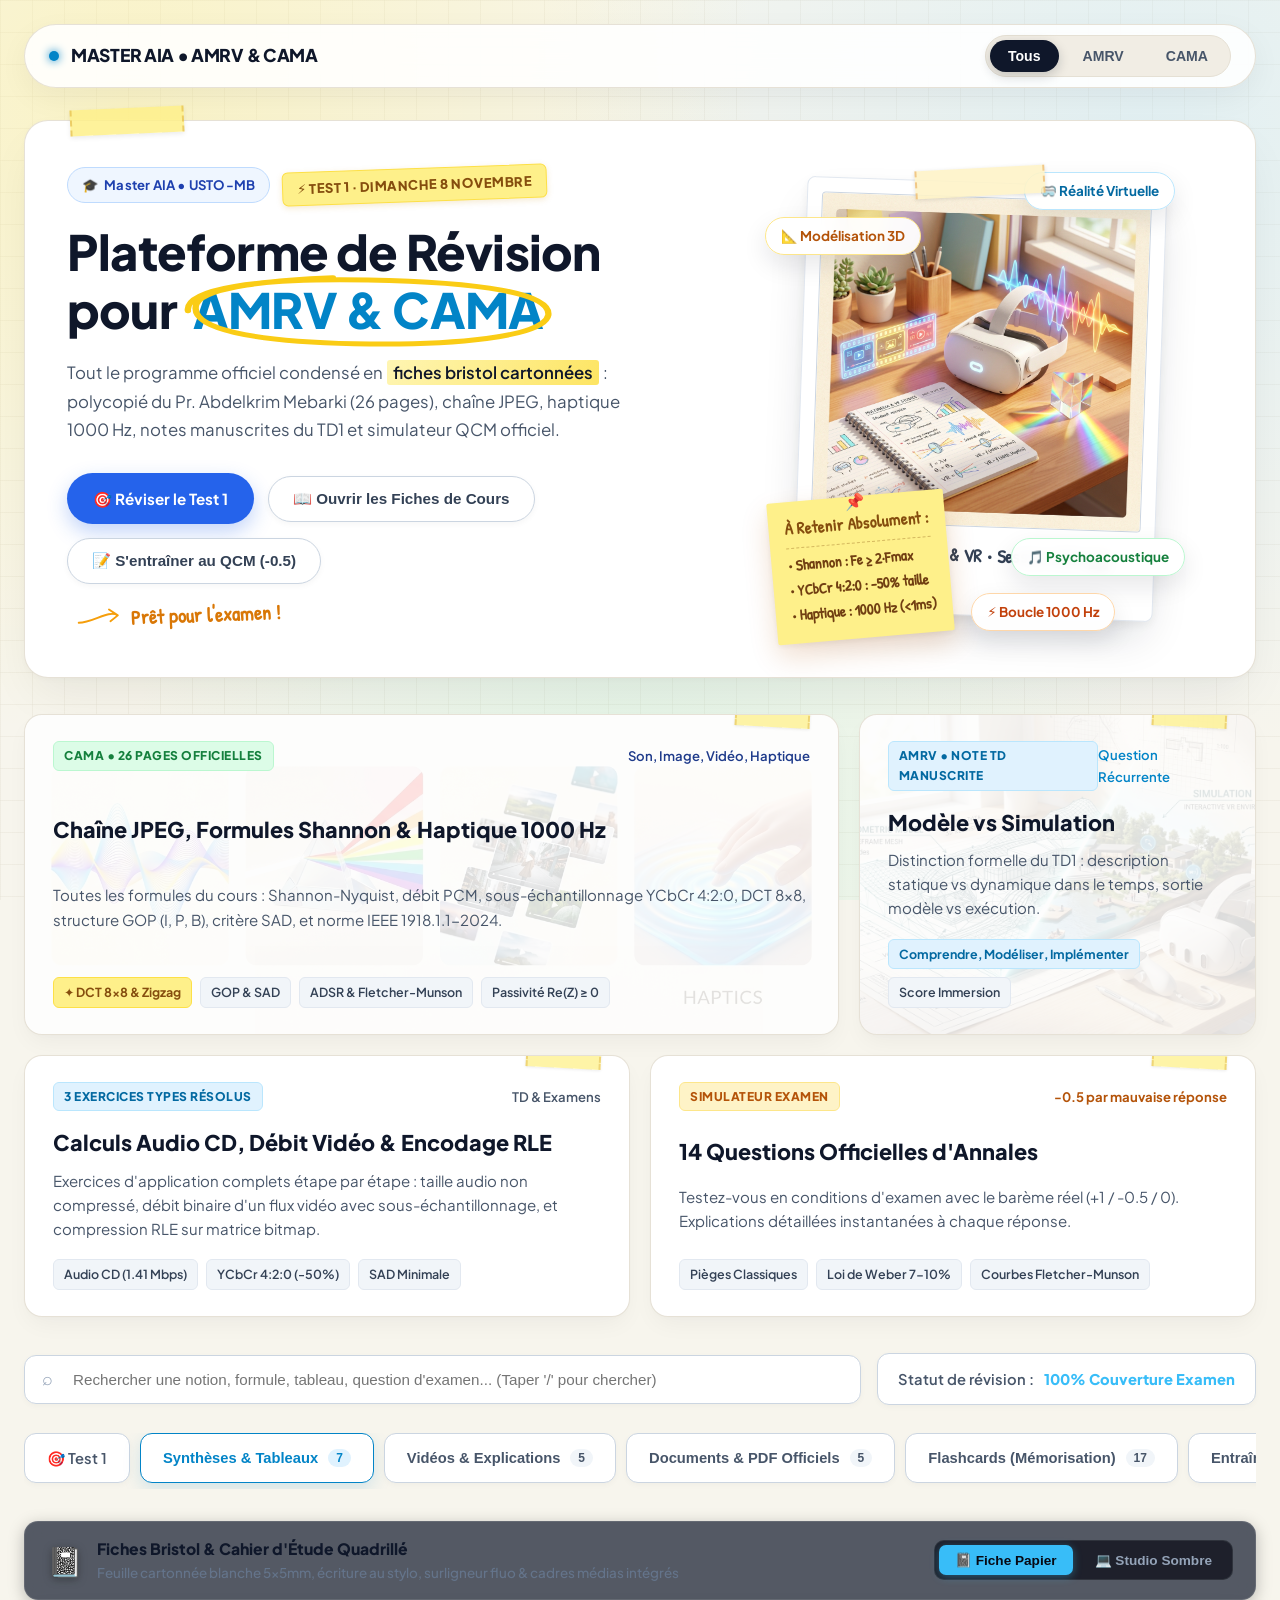
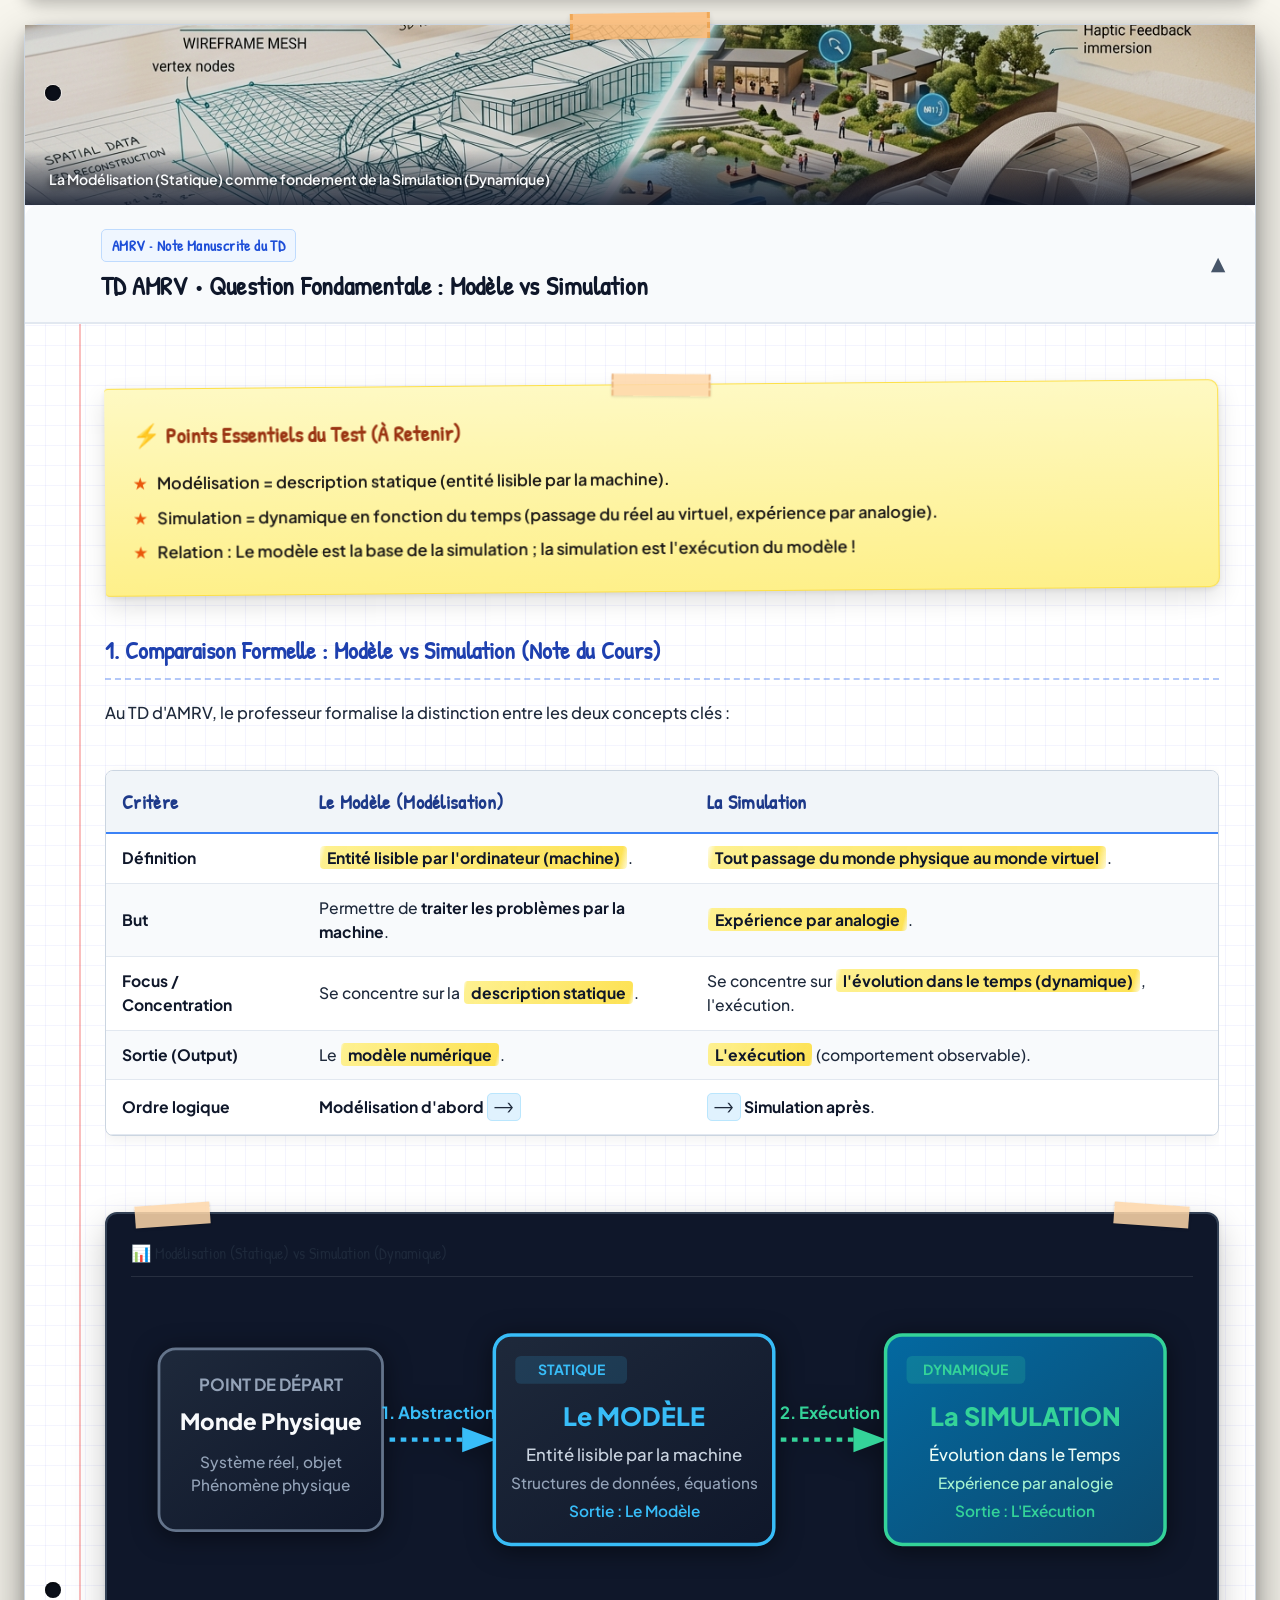
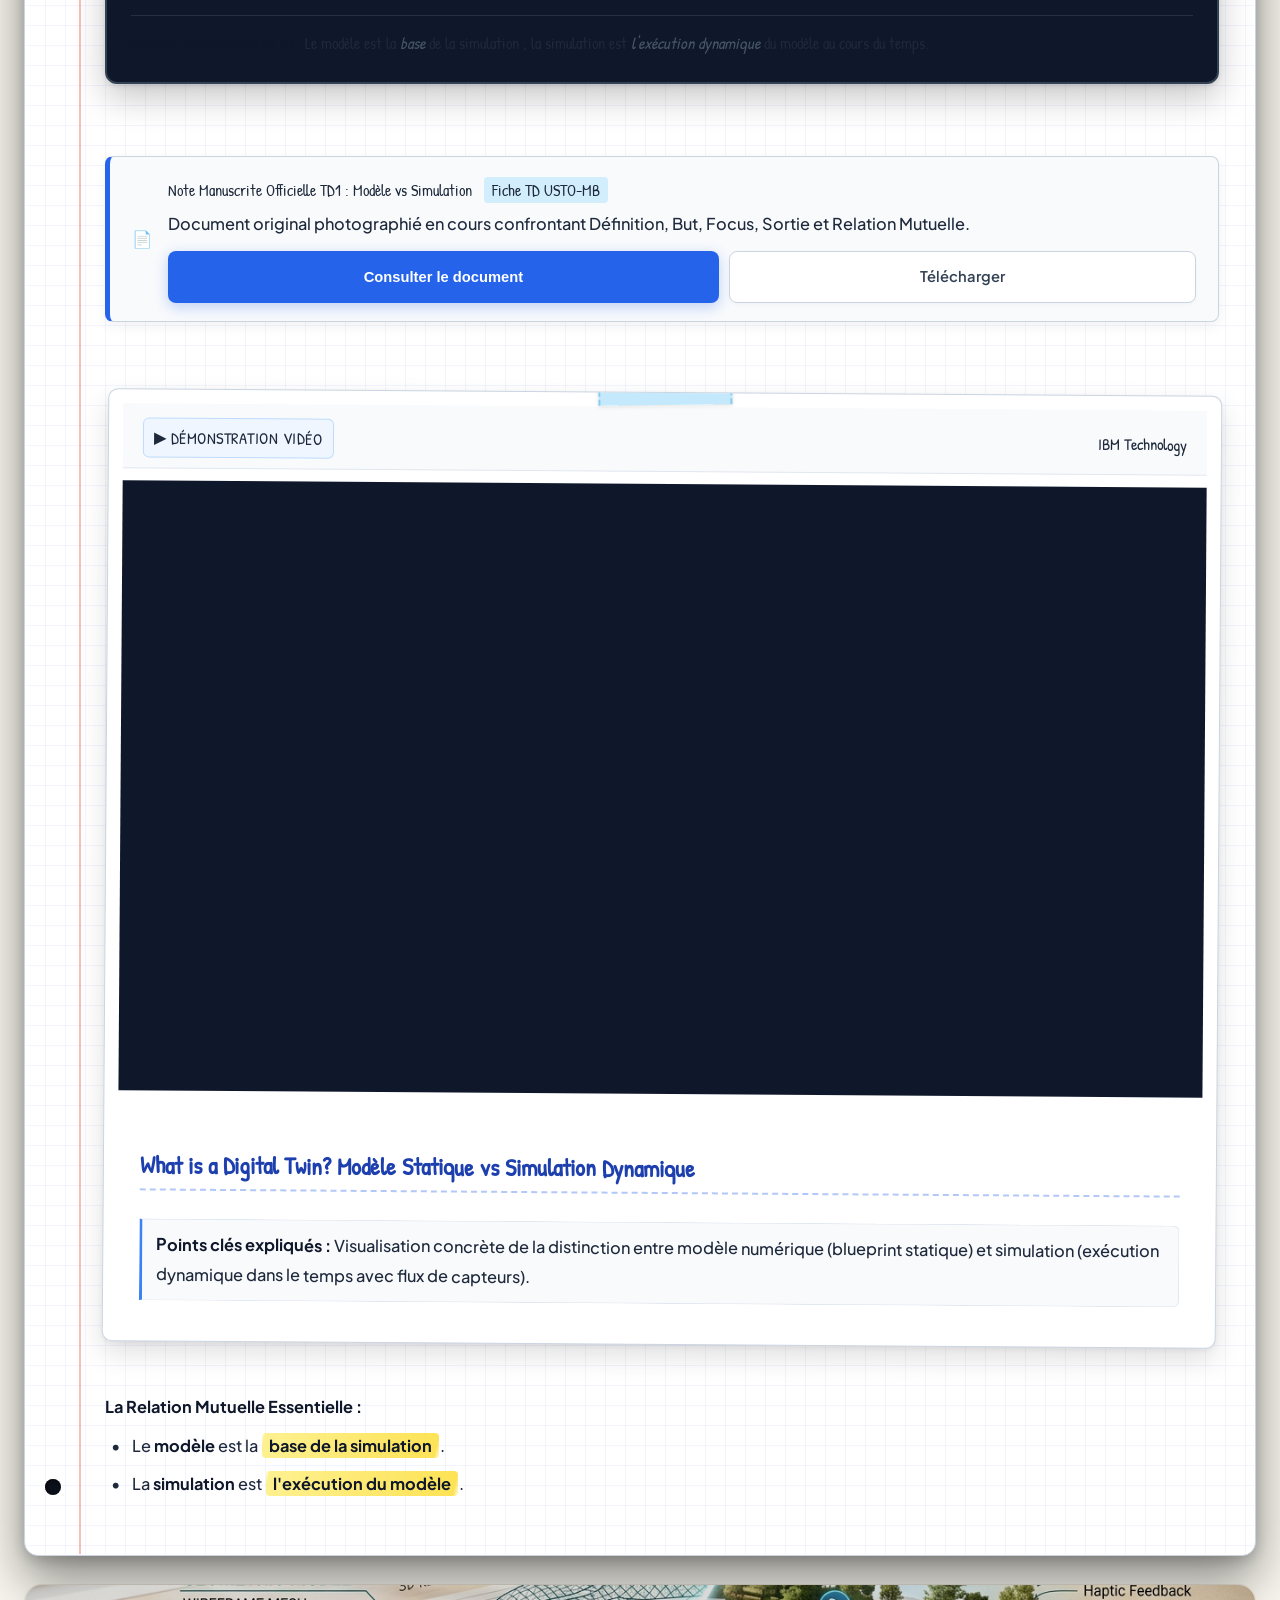
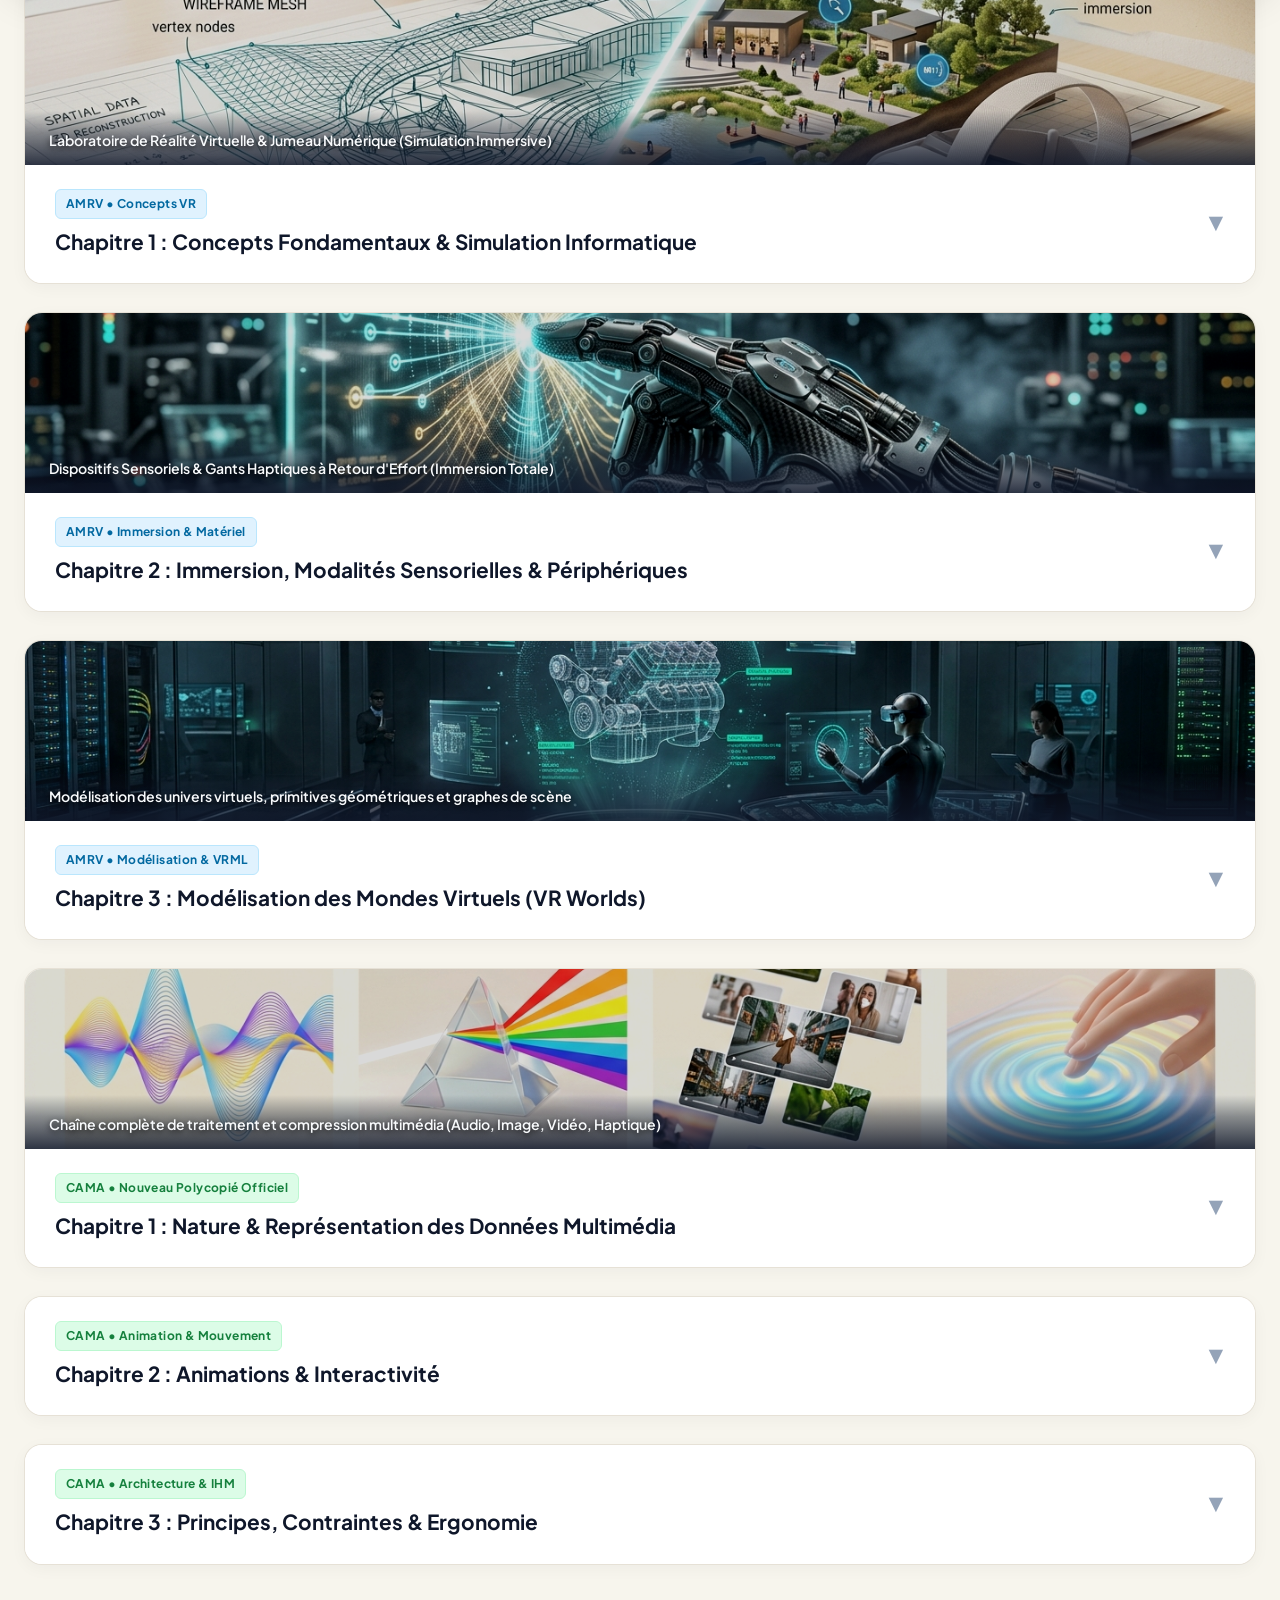
<file: index.html>
<!DOCTYPE html>
<html lang="fr">
<head>
  <meta charset="UTF-8">
  <meta name="viewport" content="width=device-width, initial-scale=1.0">
  <title>Master AIA • Plateforme de Révision AMRV & CAMA</title>
  <link rel="stylesheet" href="style.css">
  <link rel="preconnect" href="https://fonts.googleapis.com">
  <link rel="preconnect" href="https://fonts.gstatic.com" crossorigin>
  <link href="https://fonts.googleapis.com/css2?family=Plus+Jakarta+Sans:wght@400;500;600;700;800&family=Patrick+Hand&family=Kalam:wght@400;700&family=Caveat:wght@600;700&family=JetBrains+Mono:wght@400;500;600;700&display=swap" rel="stylesheet">
  <link rel="icon" href="data:image/svg+xml,<svg xmlns=%22http://www.w3.org/2000/svg%22 viewBox=%220 0 100 100%22><text y=%22.9em%22 font-size=%2290%22>⚡</text></svg>">
</head>
<body>
  <div class="app-container">
    
    <!-- TOP FLOATING PILL NAVIGATION -->
    <nav class="top-nav">
      <div class="nav-brand">
        <div class="brand-dot"></div>
        <span>MASTER AIA • AMRV & CAMA</span>
      </div>
      <div class="nav-filters">
        <button class="module-btn active all" data-module="all">Tous</button>
        <button class="module-btn amrv" data-module="amrv">AMRV</button>
        <button class="module-btn cama" data-module="cama">CAMA</button>
      </div>
    </nav>

    <!-- ACADEMIC PAPER-MÂCHÉ HERO SECTION -->
    <section class="hero-academic-wrap">
      <div class="hero-academic-grid">
        
        <!-- Left: Academic Content & Callouts -->
        <div class="hero-academic-left">
          <div class="academic-badge-row">
            <span class="academic-badge">
              <span class="badge-icon">🎓</span> Master AIA • USTO-MB
            </span>
            <span class="exam-sticky-tag">
              ⚡ Test 1 · Dimanche 8 novembre
            </span>
          </div>

          <h1 class="academic-hero-title">
            Plateforme de Révision<br>
            pour <span class="doodle-circled">AMRV & CAMA
              <svg class="doodle-circle-svg" viewBox="0 0 280 75" preserveAspectRatio="none">
                <path d="M 12 38 C 10 18, 60 8, 140 10 C 220 12, 270 22, 268 42 C 265 62, 200 70, 130 68 C 60 66, 12 55, 18 32 C 24 16, 75 10, 115 8" fill="none" stroke="#facc15" stroke-width="4.5" stroke-linecap="round" stroke-linejoin="round"/>
              </svg>
            </span>
          </h1>

          <p class="academic-hero-subtitle">
            Tout le programme officiel condensé en <mark class="hero-hl-yellow">fiches bristol cartonnées</mark> : polycopié du Pr. Abdelkrim Mebarki (26 pages), chaîne JPEG, haptique 1000 Hz, notes manuscrites du TD1 et simulateur QCM officiel.
          </p>

          <div class="hero-actions-container">
            <div class="hero-actions">
              <a class="hero-btn-primary test-one-hero-link" href="atelier.html">🎯 Réviser le Test 1</a>
              <button class="hero-btn-secondary" onclick="document.querySelector('[data-tab=\'courses\']').click(); document.getElementById('courses-list').scrollIntoView({behavior: 'smooth'});">
                📖 Ouvrir les Fiches de Cours
              </button>
              <button class="hero-btn-secondary" onclick="document.querySelector('[data-tab=\'quiz\']').click(); document.getElementById('section-quiz').scrollIntoView({behavior: 'smooth'});">
                📝 S'entraîner au QCM (-0.5)
              </button>
            </div>
            <div class="doodle-arrow-hint">
              <svg class="arrow-sketch-svg" viewBox="0 0 65 35">
                <path d="M 5 28 C 25 28, 45 10, 58 18 M 46 10 L 58 18 L 48 26" fill="none" stroke="#f59e0b" stroke-width="2.5" stroke-linecap="round" stroke-linejoin="round"/>
              </svg>
              <span class="doodle-arrow-text">Prêt pour l'examen !</span>
            </div>
          </div>
        </div>

        <!-- Right: Vintage Polaroid Photo with Floating Icons -->
        <div class="hero-academic-right">
          <div class="polaroid-wrapper">
            <div class="polaroid-scotch-tape"></div>
            <div class="polaroid-card">
              <div class="polaroid-photo-frame">
                <img src="assets/hero_polaroid.jpg" alt="Labo Réalité Virtuelle & Multimédia" class="polaroid-img">
              </div>
              <div class="polaroid-footer">
                <span class="polaroid-handwritten-title">Labo Multimédia & VR • Session 2026 📸</span>
              </div>
            </div>

            <!-- Sticky Note Attached to Polaroid -->
            <div class="polaroid-postit">
              <div class="postit-scotch"></div>
              <div class="postit-pin">📌</div>
              <strong>À Retenir Absolument :</strong>
              <ul>
                <li>• Shannon : Fe ≥ 2·Fmax</li>
                <li>• YCbCr 4:2:0 : -50% taille</li>
                <li>• Haptique : 1000 Hz (&lt;1ms)</li>
              </ul>
            </div>

            <!-- Floating Academic Badges Orbiting Polaroid -->
            <div class="floating-pill float-pill-1">🥽 Réalité Virtuelle</div>
            <div class="floating-pill float-pill-2">🎵 Psychoacoustique</div>
            <div class="floating-pill float-pill-3">📐 Modélisation 3D</div>
            <div class="floating-pill float-pill-4">⚡ Boucle 1000 Hz</div>
          </div>
        </div>

      </div>
    </section>

    <!-- GAPLESS BENTO GRID (BRIGHT ACADEMIC CARDS) -->
    <div class="bento-grid">
      <!-- Bento Card 1: CAMA Chapitre 1 (Span 8) -->
      <div class="bento-card bento-span-8" style="cursor: pointer;" onclick="document.querySelector('[data-tab=\'courses\']').click(); document.getElementById('courses-list').scrollIntoView({behavior: 'smooth'});">
        <div class="card-washi-tape"></div>
        <img src="assets/cama_bright.jpg" alt="CAMA Multimédia" class="bento-card-bg">
        <div class="bento-header">
          <span class="bento-pill bento-pill-cama">CAMA • 26 Pages Officielles</span>
          <span style="font-size: 0.82rem; color: #1e3a8a; font-weight: 600;">Son, Image, Vidéo, Haptique</span>
        </div>
        <div class="bento-title">Chaîne JPEG, Formules Shannon & Haptique 1000 Hz</div>
        <div class="bento-desc">
          Toutes les formules du cours : Shannon-Nyquist, débit PCM, sous-échantillonnage YCbCr 4:2:0, DCT 8x8, structure GOP (I, P, B), critère SAD, et norme IEEE 1918.1.1-2024.
        </div>
        <div class="bento-tags">
          <span class="bento-tag-item tag-accent-yellow">✦ DCT 8×8 & Zigzag</span>
          <span class="bento-tag-item">GOP & SAD</span>
          <span class="bento-tag-item">ADSR & Fletcher-Munson</span>
          <span class="bento-tag-item">Passivité Re(Z) ≥ 0</span>
        </div>
      </div>

      <!-- Bento Card 2: AMRV Modèle vs Simulation (Span 4) -->
      <div class="bento-card bento-span-4" style="cursor: pointer;" onclick="document.querySelector('[data-tab=\'courses\']').click(); document.getElementById('courses-list').scrollIntoView({behavior: 'smooth'});">
        <div class="card-washi-tape"></div>
        <img src="assets/amrv_bright.jpg" alt="AMRV Simulation" class="bento-card-bg">
        <div class="bento-header">
          <span class="bento-pill bento-pill-amrv">AMRV • Note TD Manuscrite</span>
          <span style="font-size: 0.82rem; color: #0284c7; font-weight: 600;">Question Récurrente</span>
        </div>
        <div class="bento-title">Modèle vs Simulation</div>
        <div class="bento-desc">
          Distinction formelle du TD1 : description statique vs dynamique dans le temps, sortie modèle vs exécution.
        </div>
        <div class="bento-tags">
          <span class="bento-tag-item tag-accent-cyan">Comprendre, Modéliser, Implémenter</span>
          <span class="bento-tag-item">Score Immersion</span>
        </div>
      </div>

      <!-- Bento Card 3: Annales TD & Exercices Résolus (Span 6) -->
      <div class="bento-card bento-span-6" style="cursor: pointer;" onclick="document.querySelector('[data-tab=\'td\']').click(); document.getElementById('section-td').scrollIntoView({behavior: 'smooth'});">
        <div class="card-washi-tape"></div>
        <div class="bento-header">
          <span class="bento-pill bento-pill-amrv">3 Exercices Types Résolus</span>
          <span style="font-size: 0.82rem; color: #475569; font-weight: 600;">TD & Examens</span>
        </div>
        <div class="bento-title">Calculs Audio CD, Débit Vidéo & Encodage RLE</div>
        <div class="bento-desc">
          Exercices d'application complets étape par étape : taille audio non compressé, débit binaire d'un flux vidéo avec sous-échantillonnage, et compression RLE sur matrice bitmap.
        </div>
        <div class="bento-tags">
          <span class="bento-tag-item">Audio CD (1.41 Mbps)</span>
          <span class="bento-tag-item">YCbCr 4:2:0 (-50%)</span>
          <span class="bento-tag-item">SAD Minimale</span>
        </div>
      </div>

      <!-- Bento Card 4: QCM avec pénalité officielle (Span 6) -->
      <div class="bento-card bento-span-6" style="cursor: pointer;" onclick="document.querySelector('[data-tab=\'quiz\']').click(); document.getElementById('section-quiz').scrollIntoView({behavior: 'smooth'});">
        <div class="card-washi-tape"></div>
        <div class="bento-header">
          <span class="bento-pill bento-pill-warn">Simulateur Examen</span>
          <span style="font-size: 0.82rem; color: #b45309; font-weight: 700;">-0.5 par mauvaise réponse</span>
        </div>
        <div class="bento-title">14 Questions Officielles d'Annales</div>
        <div class="bento-desc">
          Testez-vous en conditions d'examen avec le barème réel (+1 / -0.5 / 0). Explications détaillées instantanées à chaque réponse.
        </div>
        <div class="bento-tags">
          <span class="bento-tag-item">Pièges Classiques</span>
          <span class="bento-tag-item">Loi de Weber 7-10%</span>
          <span class="bento-tag-item">Courbes Fletcher-Munson</span>
        </div>
      </div>
    </div>

    <!-- CONTROL & STATS BAR -->
    <div class="control-bar">
      <div class="search-box">
        <span class="search-icon">⌕</span>
        <input type="text" id="search-input" placeholder="Rechercher une notion, formule, tableau, question d'examen... (Taper '/' pour chercher)">
      </div>
      <div class="stats-card">
        <span>Statut de révision :</span>
        <strong id="readiness-score" style="color: #38bdf8;">100% Couverture Examen</strong>
      </div>
    </div>

    <!-- NAVIGATION TABS -->
    <nav class="nav-tabs">
      <a class="tab-btn test-one-hero-link" href="atelier.html">🎯 Test 1</a>
      <button class="tab-btn active" data-tab="courses">
        <span>Synthèses & Tableaux</span>
        <span class="badge-count" id="badge-courses">0</span>
      </button>
      <button class="tab-btn" data-tab="videos">
        <span>Vidéos & Explications</span>
        <span class="badge-count" id="badge-videos">5</span>
      </button>
      <button class="tab-btn" data-tab="documents">
        <span>Documents & PDF Officiels</span>
        <span class="badge-count" id="badge-docs">5</span>
      </button>
      <button class="tab-btn" data-tab="flashcards">
        <span>Flashcards (Mémorisation)</span>
        <span class="badge-count" id="badge-fc">0</span>
      </button>
      <button class="tab-btn" data-tab="td">
        <span>Entraînement TD & Annales</span>
        <span class="badge-count" id="badge-td">0</span>
      </button>
      <button class="tab-btn" data-tab="quiz">
        <span>Simulateur QCM d'Examen</span>
        <span class="badge-count" id="badge-quiz">0</span>
      </button>
      <button class="tab-btn" data-tab="glossary">
        <span>Mémento / Définitions Clés</span>
      </button>
    </nav>

    <!-- SECTION 1: COURSES SYNTHESIS -->
    <section id="section-courses" class="view-section active">
      <div class="notebook-mode-bar">
        <div class="notebook-mode-status">
          <span class="notebook-mode-icon">📓</span>
          <div>
            <div style="font-weight: 800; color: #0f172a; font-size: 0.98rem;">Fiches Bristol & Cahier d'Étude Quadrillé</div>
            <div style="font-size: 0.84rem; color: #64748b; font-weight: 500;">Feuille cartonnée blanche 5×5mm, écriture au stylo, surligneur fluo & cadres médias intégrés</div>
          </div>
        </div>
        <div class="notebook-style-toggle">
          <button class="style-toggle-btn active" id="btn-style-paper" title="Style Fiche Cartonnée & Cahier Blanc">📓 Fiche Papier</button>
          <button class="style-toggle-btn" id="btn-style-dark" title="Style Studio Sombre">💻 Studio Sombre</button>
        </div>
      </div>
      <div id="courses-list" class="notebook-theme">
        <!-- Dynamically populated with parsed Markdown, Real Tables and Infographics -->
      </div>
    </section>

    <!-- SECTION 1.B: VIDEOS -->
    <section id="section-videos" class="view-section">
      <div class="academic-intro-card amrv-intro-theme">
        <div class="card-washi-tape"></div>
        <div class="intro-badge-row">
          <span class="intro-pill">📺 Vidéothèque Ciblée par Notion</span>
        </div>
        <h4 class="intro-card-title">Vidéos de Laboratoire & Démonstrations 3D</h4>
        <p class="intro-card-desc">
          Sélection des meilleures démonstrations en laboratoire et animations pour assimiler chaque notion d'examen : 
          oscilloscope pour Shannon-Nyquist, animations 3D de la DCT et quantification JPEG, estimation de mouvement vidéo (SAD), et jumeaux numériques.
        </p>
      </div>
      <div id="videos-list" class="video-grid">
        <!-- Dynamically populated -->
      </div>
    </section>

    <!-- SECTION 1.C: DOCUMENTS & PDF -->
    <section id="section-documents" class="view-section">
      <div class="academic-intro-card cama-intro-theme">
        <div class="card-washi-tape"></div>
        <div class="intro-badge-row">
          <span class="intro-pill" style="background: #dcfce7; color: #15803d; border-color: #bbf7d0;">📚 Bibliothèque Officielle</span>
        </div>
        <h4 class="intro-card-title">Documents Officiels & Polycopiés PDF</h4>
        <p class="intro-card-desc">
          Consultez et téléchargez les supports officiels du module : polycopié complet de 26 pages du Pr. Abdelkrim Mebarki, planche originale manuscrite du TD1 (Modèle vs Simulation), synthèse de la norme Haptique IEEE 1918.1.1 et mémento de formules.
        </p>
      </div>
      <div id="documents-list" class="pdf-grid">
        <!-- Dynamically populated -->
      </div>
    </section>

    <!-- SECTION 2: FLASHCARDS -->
    <section id="section-flashcards" class="view-section">
      <div class="flashcards-container">
        <div class="flashcard-progress-bar">
          <div class="flashcard-progress-fill" id="fc-progress-fill"></div>
        </div>

        <div class="card-flipper-area" id="flashcard-flipper" title="Cliquez ou appuyez sur Espace pour retourner la carte">
          <div class="flashcard-inner">
            <!-- FRONT -->
            <div class="flashcard-face flashcard-front">
              <div class="fc-meta">
                <span class="fc-category" id="fc-category">MODULE • CATÉGORIE</span>
                <span id="fc-mastered-status" style="display:none; color: #059669; font-size: 0.8rem; font-weight: 700; background: #ecfdf5; padding: 2px 8px; border-radius: 4px; border: 1px solid #a7f3d0;">✓ Maîtrisée</span>
              </div>
              <div class="fc-content" id="fc-front-text">Chargement de la question...</div>
              <div class="fc-footer">
                <span id="fc-hint" class="fc-hint-badge"></span>
                <div style="margin-top: 8px; font-weight: 600;">Cliquez ou appuyez sur Espace pour retourner</div>
              </div>
            </div>

            <!-- BACK -->
            <div class="flashcard-face flashcard-back">
              <div class="fc-meta">
                <span class="fc-category" style="color: #059669; font-weight: 800;">RÉPONSE DU COURS</span>
                <span id="fc-counter" style="color: #64748b; font-size: 0.85rem; font-weight: 700;">1 / 20</span>
              </div>
              <div class="fc-content" id="fc-back-text" style="color: #0f172a;">Chargement de la réponse...</div>
              <div class="fc-footer">
                <span style="font-weight: 600; color: #475569;">Auto-évaluez votre réponse :</span>
              </div>
            </div>
          </div>
        </div>

        <!-- FLASHCARD CONTROLS -->
        <div class="flashcard-controls">
          <button class="fc-btn btn-next" id="fc-btn-prev">Précédent</button>
          <button class="fc-btn btn-review" id="fc-btn-review">À Revoir</button>
          <button class="fc-btn btn-mastered" id="fc-btn-mastered">Je Maîtrise</button>
          <button class="fc-btn btn-next" id="fc-btn-next">Suivant</button>
        </div>
        <p style="color: #64748b; font-size: 0.88rem; margin-top: 14px; text-align: center; font-weight: 500;">
          Raccourcis clavier : <strong>Espace</strong> pour retourner la carte, <strong>Flèches Gauche / Droite</strong> pour naviguer.
        </p>
      </div>
    </section>

    <!-- SECTION 3: TD & ANNALES EXERCISES -->
    <section id="section-td" class="view-section">
      <div class="academic-intro-card amrv-intro-theme">
        <div class="card-washi-tape"></div>
        <div class="intro-badge-row">
          <span class="intro-pill">🎯 Préparation Ciblée aux Examens</span>
        </div>
        <h4 class="intro-card-title">Entraînement Ciblé pour le Test</h4>
        <p class="intro-card-desc">
          Le professeur s'inspire directement des <strong>premières fiches de TD</strong> et des <strong>sujets d'examen récents</strong>. 
          Pratiquez avec les simulateurs interactifs ci-dessous (calculateur de score d'immersion, appariements des couches de modélisation, analyse de code VRML/X3D, et les 3 exercices d'application résolus).
        </p>
      </div>
      <div id="td-list">
        <!-- Dynamically populated -->
      </div>
    </section>

    <!-- SECTION 4: EXAM QCM SIMULATOR -->
    <section id="section-quiz" class="view-section">
      <div class="quiz-header-bar">
        <div class="card-washi-tape"></div>
        <div>
          <div class="intro-badge-row" style="margin-bottom: 6px;">
            <span class="intro-pill" style="background: #fef3c7; color: #b45309; border-color: #fde68a;">📝 Conditions Réelles d'Examen</span>
          </div>
          <h3 style="font-size: 1.35rem; font-weight: 800; color: #0f172a; margin-bottom: 4px;">Simulateur d'Examen en Conditions Réelles</h3>
          <p style="color: #475569; font-size: 0.94rem; line-height: 1.5;">Toutes les questions officielles des examens et devoirs surveillés récents avec barème réel.</p>
        </div>
        <div class="quiz-controls-cluster">
          <div class="penalty-toggle">
            <span>Règle officielle (-0.5 par erreur) :</span>
            <label class="switch">
              <input type="checkbox" id="penalty-checkbox" checked>
              <span class="slider"></span>
            </label>
          </div>
          <div class="quiz-score-pill">
            <span class="score-label">Votre Note : </span>
            <strong id="quiz-score-val" class="score-num">0.0 / 0</strong>
          </div>
          <button class="btn-reset" id="btn-reset-quiz">Réinitialiser</button>
        </div>
      </div>
      <div id="quiz-list">
        <!-- Dynamically populated -->
      </div>
    </section>

    <!-- SECTION 5: GLOSSARY / RÉFÉRENCES -->
    <section id="section-glossary" class="view-section">
      <div class="academic-intro-card" style="margin-bottom: 26px;">
        <div class="card-washi-tape"></div>
        <div class="intro-badge-row">
          <span class="intro-pill" style="background: #e0f2fe; color: #0369a1; border-color: #bae6fd;">🔖 Mémento & Références</span>
        </div>
        <h3 class="intro-card-title">Mémento & Définitions Essentielles</h3>
        <p class="intro-card-desc">Retrouvez instantanément la définition officielle exacte de chaque concept clé du cours.</p>
      </div>
      <div class="glossary-grid" id="glossary-list">
        <!-- Dynamically populated -->
      </div>
    </section>

  </div>

  <!-- DOCUMENT MODAL VIEWER -->
  <div id="doc-modal" class="doc-modal">
    <div class="doc-modal-content">
      <div class="doc-modal-header">
        <span id="doc-modal-title" class="doc-modal-title">Aperçu du Document</span>
        <button id="doc-modal-close" class="doc-modal-close" title="Fermer">&times;</button>
      </div>
      <div id="doc-modal-body" class="doc-modal-body"></div>
    </div>
  </div>

  <!-- SCRIPTS -->
  <script src="diagrams.js"></script>
  <script src="data.js"></script>
  <script src="app.js"></script>
</body>
</html>
</file>
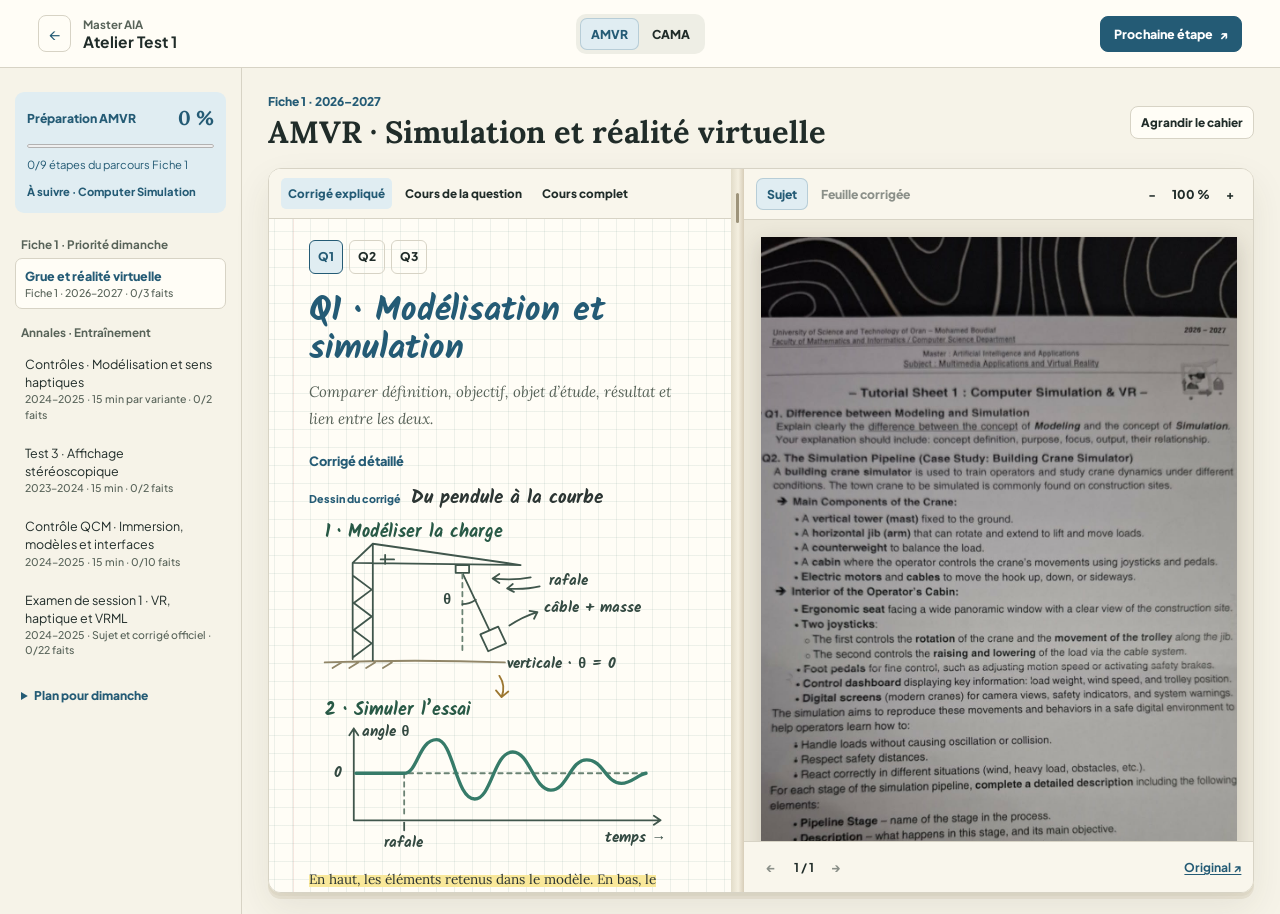
<file: atelier.html>
<!doctype html>
<html lang="fr">
<head>
  <meta charset="utf-8">
  <meta name="viewport" content="width=device-width, initial-scale=1">
  <title>Atelier Test 1 · Master AIA</title>
  <link rel="stylesheet" href="https://fonts.googleapis.com/css2?family=Kalam:wght@400;700&family=Lora:wght@400;500;600;700&family=Plus+Jakarta+Sans:wght@400;500;600;700;800&display=swap">
  <link rel="stylesheet" href="atelier.css?v=2">
  <script defer src="test-1-data.js?v=3"></script>
  <script defer src="test-1-annales.js"></script>
  <script defer src="atelier-cours.js"></script>
  <script defer src="atelier-documents.js"></script>
  <script defer src="atelier-qcm.js"></script>
  <script defer src="atelier-croquis-data.js"></script>
  <script defer src="atelier-croquis.js?v=2"></script>
  <script defer src="atelier-pedagogie.js?v=3"></script>
  <script defer src="atelier.js"></script>
</head>
<body>
  <header class="atelier-header">
    <div class="brand">
      <a href="index.html" aria-label="Retour à la plateforme">←</a>
      <span>Master AIA <b>Atelier Test 1</b></span>
    </div>
    <div class="module-switch" role="group" aria-label="Module">
      <button type="button" data-module="amvr">AMVR</button>
      <button type="button" data-module="cama">CAMA</button>
    </div>
    <button type="button" id="next-task" class="next-task">Reprendre la révision <span aria-hidden="true">↗</span></button>
  </header>
  <main class="atelier-grid">
    <aside class="library" aria-label="Bibliothèque de révision">
      <div class="progress-card">
        <div><span id="progress-label">Progression</span><strong id="progress-number">0 %</strong></div>
        <progress id="progress" max="100" value="0" aria-labelledby="progress-label"></progress>
        <small id="progress-detail"></small>
        <small id="progress-next"></small>
      </div>
      <nav id="library" aria-label="Fiches et annales"></nav>
      <details class="plan">
        <summary>Plan pour dimanche</summary>
        <ol>
          <li><b>Jeudi</b> · AMVR, cours et grue.</li>
          <li><b>Vendredi</b> · CAMA, cours et exercices.</li>
          <li><b>Samedi</b> · Refaire les TD puis tester une annale.</li>
          <li><b>Dimanche</b> · 15 min de rappel sans notes.</li>
        </ol>
      </details>
    </aside>
    <section class="desk" aria-labelledby="document-title">
      <header class="desk-heading">
        <div>
          <p id="document-meta"></p>
          <h1 id="document-title"></h1>
        </div>
        <div class="layout-tools">
          <button type="button" id="focus-layout" aria-pressed="false">Agrandir le cahier</button>
          <div class="mobile-layout" role="group" aria-label="Page à afficher">
            <button type="button" data-mobile="notes">Cahier</button>
            <button type="button" data-mobile="document">Document</button>
          </div>
        </div>
      </header>
      <div class="notebook" id="notebook" data-mobile-page="notes">
        <section class="notes-pane" aria-label="Cahier de travail">
          <nav class="work-tabs" aria-label="Outils d’étude">
            <button type="button" data-mode="solution">Corrigé expliqué</button>
            <button type="button" data-mode="context">Cours de la question</button>
            <button type="button" data-mode="course">Cours complet</button>
          </nav>
          <div class="notes-scroll" id="notes"></div>
        </section>
        <div class="spine" id="spine" role="separator" tabindex="0" aria-orientation="vertical" aria-label="Largeur du cahier" aria-valuemin="30" aria-valuemax="70" aria-valuenow="47"></div>
        <section class="document-pane" aria-label="Visionneuse du document">
          <div class="document-bar">
            <div class="document-switch" role="group" aria-label="Version du document">
              <button type="button" data-view="subject">Sujet</button>
              <button type="button" data-view="answer">Feuille corrigée</button>
            </div>
            <div class="zoom" role="group" aria-label="Zoom">
              <button type="button" id="zoom-out" aria-label="Dézoomer">−</button>
              <button type="button" id="zoom-reset" aria-label="Ajuster à la largeur">100 %</button>
              <button type="button" id="zoom-in" aria-label="Zoomer">+</button>
            </div>
          </div>
          <div class="viewer" id="viewer" tabindex="0" aria-label="Document à faire défiler">
            <img id="scan" alt="" draggable="false">
          </div>
          <div class="document-footer">
            <button type="button" id="prev-page" aria-label="Page précédente">←</button>
            <span id="page-count"></span>
            <button type="button" id="next-page" aria-label="Page suivante">→</button>
            <a id="original" target="_blank" rel="noopener">Original ↗</a>
          </div>
        </section>
      </div>
      <p id="study-status" class="sr-only" role="status"></p>
    </section>
  </main>
</body>
</html>
</file>
<file: style.css>
@import url('https://fonts.googleapis.com/css2?family=Plus+Jakarta+Sans:wght@400;500;600;700;800&family=Patrick+Hand&family=Kalam:wght@400;700&family=Caveat:wght@600;700&family=JetBrains+Mono:wght@400;500;600;700&display=swap');

:root {
  --bg-primary: #f7f5ed;
  --bg-secondary: #eee9dc;
  --bg-card: #ffffff;
  --bg-card-hover: #faf8f5;
  --border-color: #e5e0d4;
  --border-glow: rgba(37, 99, 235, 0.2);
  
  --amrv-color: #0284c7;
  --amrv-glow: rgba(2, 132, 199, 0.25);
  --cama-color: #059669;
  --cama-glow: rgba(5, 150, 105, 0.25);
  
  --text-main: #0f172a;
  --text-muted: #475569;
  --text-dim: #94a3b8;
  
  --success: #10b981;
  --danger: #ef4444;
  --warning: #f59e0b;
  --info: #2563eb;
  
  --radius-xl: 24px;
  --radius-lg: 18px;
  --radius-md: 12px;
  --radius-sm: 8px;
  --font-family: 'Plus Jakarta Sans', system-ui, -apple-system, sans-serif;
  --font-mono: 'JetBrains Mono', monospace;
  --font-hand: 'Patrick Hand', 'Kalam', 'Caveat', cursive;
  --font-callout: 'Kalam', 'Caveat', cursive;
}

* {
  box-sizing: border-box;
  margin: 0;
  padding: 0;
}

body {
  background-color: var(--bg-primary);
  color: var(--text-main);
  font-family: var(--font-family);
  line-height: 1.65;
  min-height: 100vh;
  /* Papier-mâché warm cream texture & subtle study desk illumination */
  background-image: 
    radial-gradient(circle at 10% 12%, rgba(254, 240, 138, 0.4) 0%, transparent 45%),
    radial-gradient(circle at 90% 15%, rgba(186, 230, 253, 0.35) 0%, transparent 45%),
    radial-gradient(circle at 50% 90%, rgba(167, 243, 208, 0.25) 0%, transparent 50%),
    linear-gradient(rgba(229, 224, 212, 0.4) 1px, transparent 1px),
    linear-gradient(90deg, rgba(229, 224, 212, 0.4) 1px, transparent 1px);
  background-size: 100% 100%, 100% 100%, 100% 100%, 32px 32px, 32px 32px;
  background-attachment: fixed;
  -webkit-font-smoothing: antialiased;
}

.app-container {
  max-width: 1280px;
  margin: 0 auto;
  padding: 24px 24px 100px;
}

/* ==========================================
   TOP FLOATING NAV (ACADEMIC CARDSTOCK)
   ========================================== */
.top-nav {
  display: flex;
  justify-content: space-between;
  align-items: center;
  background: rgba(255, 255, 255, 0.88);
  backdrop-filter: blur(20px);
  -webkit-backdrop-filter: blur(20px);
  border: 1px solid rgba(229, 224, 212, 0.95);
  border-radius: 40px;
  padding: 10px 24px;
  margin-bottom: 32px;
  box-shadow: 0 10px 30px rgba(15, 23, 42, 0.05);
}

.nav-brand {
  display: flex;
  align-items: center;
  gap: 12px;
  font-weight: 800;
  font-size: 1.1rem;
  letter-spacing: -0.3px;
  color: #0f172a;
}

.brand-dot {
  width: 10px;
  height: 10px;
  border-radius: 50%;
  background: var(--amrv-color);
  box-shadow: 0 0 10px var(--amrv-color);
}

.nav-filters {
  display: flex;
  gap: 6px;
  background: #f1ede4;
  padding: 4px;
  border-radius: 30px;
  border: 1px solid var(--border-color);
}

.module-btn {
  padding: 8px 18px;
  border: none;
  background: transparent;
  color: var(--text-muted);
  border-radius: 20px;
  font-weight: 600;
  font-size: 0.88rem;
  cursor: pointer;
  transition: all 0.25s ease;
}

.module-btn.active.amrv {
  background: var(--amrv-color);
  color: #ffffff;
  font-weight: 700;
  box-shadow: 0 4px 14px var(--amrv-glow);
}

.module-btn.active.cama {
  background: var(--cama-color);
  color: #ffffff;
  font-weight: 700;
  box-shadow: 0 4px 14px var(--cama-glow);
}

.module-btn.active.all {
  background: #0f172a;
  color: #ffffff;
  font-weight: 700;
  box-shadow: 0 4px 12px rgba(15, 23, 42, 0.2);
}

/* ==========================================
   ACADEMIC PAPIER-MÂCHÉ HERO SECTION
   ========================================== */
.hero-academic-wrap {
  position: relative;
  background: #ffffff;
  border: 1px solid rgba(229, 224, 212, 0.95);
  border-radius: var(--radius-xl);
  padding: 46px 42px;
  margin-bottom: 36px;
  box-shadow: 
    0 22px 50px -12px rgba(15, 23, 42, 0.08),
    0 2px 8px rgba(15, 23, 42, 0.03);
}

/* Washi tape on hero top-left */
.hero-academic-wrap::before {
  content: "";
  position: absolute;
  top: -13px;
  left: 45px;
  width: 110px;
  height: 26px;
  background: rgba(254, 240, 138, 0.85); /* Warm yellow washi scotch */
  transform: rotate(-2.5deg);
  box-shadow: 0 2px 5px rgba(0, 0, 0, 0.08);
  border-left: 2px dashed rgba(202, 138, 4, 0.35);
  border-right: 2px dashed rgba(202, 138, 4, 0.35);
  z-index: 5;
  pointer-events: none;
}

.hero-academic-grid {
  display: grid;
  grid-template-columns: 1.15fr 0.85fr;
  gap: 48px;
  align-items: center;
}

/* Left Column */
.hero-academic-left {
  position: relative;
  z-index: 2;
}

.academic-badge-row {
  display: flex;
  align-items: center;
  gap: 12px;
  margin-bottom: 20px;
  flex-wrap: wrap;
}

.academic-badge {
  display: inline-flex;
  align-items: center;
  gap: 6px;
  background: #eff6ff;
  border: 1px solid #bfdbfe;
  color: #1e40af;
  padding: 6px 14px;
  border-radius: 30px;
  font-size: 0.82rem;
  font-weight: 700;
  letter-spacing: 0.2px;
}

.exam-sticky-tag {
  display: inline-flex;
  align-items: center;
  background: #fef08a;
  border: 1px solid #fde047;
  color: #854d0e;
  padding: 5px 14px;
  border-radius: 6px;
  font-size: 0.82rem;
  font-weight: 800;
  text-transform: uppercase;
  letter-spacing: 0.5px;
  box-shadow: 0 2px 6px rgba(202, 138, 4, 0.18);
  transform: rotate(-2deg);
}

.academic-hero-title {
  font-size: clamp(2.2rem, 3.8vw, 3.2rem);
  font-weight: 800;
  letter-spacing: -0.8px;
  line-height: 1.2;
  color: #0f172a;
  margin-bottom: 20px;
}

/* Childlike hand-drawn yellow loop circling AMRV & CAMA */
.doodle-circled {
  position: relative;
  display: inline-block;
  color: #0284c7;
  padding: 0 8px;
  white-space: nowrap;
}

.doodle-circle-svg {
  position: absolute;
  top: -12px;
  left: -14px;
  width: calc(100% + 28px);
  height: calc(100% + 24px);
  pointer-events: none;
  overflow: visible;
  animation: doodleWobble 6s ease-in-out infinite alternate;
}

@keyframes doodleWobble {
  0% { transform: scale(1) rotate(0deg); }
  50% { transform: scale(1.02) rotate(-0.8deg); }
  100% { transform: scale(0.99) rotate(0.6deg); }
}

.academic-hero-subtitle {
  color: #475569;
  font-size: 1.05rem;
  line-height: 1.7;
  margin-bottom: 28px;
  max-width: 580px;
}

/* Yellow Highlighter Marker Effect */
.hero-hl-yellow {
  background: linear-gradient(120deg, rgba(254, 240, 138, 0.65) 0%, rgba(253, 224, 71, 0.85) 100%);
  color: #0f172a;
  padding: 2px 6px;
  border-radius: 3px;
  box-decoration-break: clone;
  -webkit-box-decoration-break: clone;
  font-weight: 600;
}

.hero-actions-container {
  position: relative;
}

.hero-actions {
  display: flex;
  gap: 14px;
  flex-wrap: wrap;
  align-items: center;
}

.hero-btn-primary {
  background: #2563eb;
  color: #ffffff;
  padding: 13px 26px;
  border-radius: 30px;
  font-weight: 700;
  border: none;
  cursor: pointer;
  box-shadow: 0 8px 20px rgba(37, 99, 235, 0.28);
  transition: all 0.25s ease;
  font-size: 0.95rem;
  display: inline-flex;
  align-items: center;
  gap: 8px;
}

.hero-btn-primary:hover {
  background: #1d4ed8;
  transform: translateY(-2px);
  box-shadow: 0 12px 26px rgba(37, 99, 235, 0.38);
}

.hero-btn-secondary {
  background: #ffffff;
  color: #334155;
  padding: 13px 24px;
  border-radius: 30px;
  font-weight: 600;
  border: 1.5px solid #cbd5e1;
  cursor: pointer;
  transition: all 0.25s ease;
  font-size: 0.95rem;
  box-shadow: 0 2px 6px rgba(0, 0, 0, 0.04);
}

.hero-btn-secondary:hover {
  background: #f8fafc;
  border-color: #94a3b8;
  color: #0f172a;
  transform: translateY(-1px);
}

/* Doodle arrow pointing to buttons */
.doodle-arrow-hint {
  display: flex;
  align-items: center;
  gap: 8px;
  margin-top: 14px;
  padding-left: 8px;
}

.arrow-sketch-svg {
  width: 48px;
  height: 26px;
  overflow: visible;
}

.doodle-arrow-text {
  font-family: var(--font-hand);
  color: #d97706;
  font-size: 1.25rem;
  font-weight: 700;
  transform: rotate(-2deg);
}

/* Right Column: Polaroid & Orbiting Academic Pills */
.hero-academic-right {
  position: relative;
  display: flex;
  justify-content: center;
  align-items: center;
  min-height: 420px;
}

.polaroid-wrapper {
  position: relative;
  width: 100%;
  max-width: 360px;
}

/* Translucent Washi Scotch tape on Polaroid top */
.polaroid-scotch-tape {
  position: absolute;
  top: -14px;
  left: 50%;
  transform: translateX(-50%) rotate(-3deg);
  width: 130px;
  height: 28px;
  background: rgba(254, 243, 199, 0.88); /* Semi-transparent warm scotch */
  box-shadow: 0 1px 4px rgba(0, 0, 0, 0.12);
  border-left: 2px dashed rgba(217, 119, 6, 0.35);
  border-right: 2px dashed rgba(217, 119, 6, 0.35);
  z-index: 10;
  pointer-events: none;
}

/* Classic Polaroid Photo Card */
.polaroid-card {
  background: #ffffff;
  padding: 14px 14px 44px;
  border: 1px solid #e2e8f0;
  border-radius: 8px;
  box-shadow: 
    0 22px 45px -10px rgba(15, 23, 42, 0.16),
    0 4px 12px rgba(15, 23, 42, 0.06);
  transform: rotate(2deg);
  transition: transform 0.35s ease, box-shadow 0.35s ease;
  position: relative;
  z-index: 3;
}

.polaroid-card:hover {
  transform: rotate(0deg) scale(1.02);
  box-shadow: 
    0 28px 55px -12px rgba(15, 23, 42, 0.22),
    0 6px 16px rgba(15, 23, 42, 0.08);
}

.polaroid-photo-frame {
  width: 100%;
  aspect-ratio: 1 / 1; /* 1:1 square instant photo */
  overflow: hidden;
  border-radius: 4px;
  background: #f1f5f9;
  border: 1px solid #cbd5e1;
  position: relative;
}

.polaroid-img {
  width: 100%;
  height: 100%;
  object-fit: cover;
  display: block;
}

.polaroid-footer {
  margin-top: 14px;
  text-align: center;
}

.polaroid-handwritten-title {
  font-family: var(--font-hand);
  color: #334155;
  font-size: 1.15rem;
  font-weight: 700;
  letter-spacing: 0.3px;
}

/* Sticky Note pinned to Polaroid */
.polaroid-postit {
  position: absolute;
  bottom: -22px;
  left: -28px;
  background: #fef08a; /* Yellow Post-It */
  padding: 14px 16px;
  border-radius: 2px;
  box-shadow: 
    0 12px 28px rgba(180, 83, 9, 0.2),
    0 2px 6px rgba(0, 0, 0, 0.06);
  transform: rotate(-5deg);
  z-index: 6;
  max-width: 210px;
  font-family: var(--font-hand);
  color: #713f12;
  transition: transform 0.25s ease;
}

.polaroid-postit:hover {
  transform: rotate(-2deg) scale(1.04);
}

.postit-pin {
  position: absolute;
  top: -8px;
  left: 50%;
  transform: translateX(-50%);
  font-size: 1rem;
}

.polaroid-postit strong {
  display: block;
  font-size: 1.05rem;
  margin-bottom: 6px;
  color: #854d0e;
  border-bottom: 1px dashed rgba(133, 77, 14, 0.35);
  padding-bottom: 4px;
}

.polaroid-postit ul {
  list-style: none;
  padding: 0;
  margin: 0;
}

.polaroid-postit li {
  font-size: 0.95rem;
  font-weight: 700;
  line-height: 1.45;
  margin-bottom: 3px;
}

/* Floating Academic Pills Orbiting Polaroid */
.floating-pill {
  position: absolute;
  background: rgba(255, 255, 255, 0.94);
  backdrop-filter: blur(8px);
  -webkit-backdrop-filter: blur(8px);
  border: 1px solid #cbd5e1;
  padding: 7px 15px;
  border-radius: 20px;
  font-size: 0.84rem;
  font-weight: 700;
  color: #1e293b;
  box-shadow: 0 10px 25px rgba(15, 23, 42, 0.1);
  white-space: nowrap;
  z-index: 7;
  pointer-events: none;
  animation: floatBob 5s ease-in-out infinite;
}

.float-pill-1 {
  top: -10px;
  right: -15px;
  border-color: #bae6fd;
  color: #0369a1;
  animation-duration: 4.5s;
}

.float-pill-2 {
  bottom: 40px;
  right: -25px;
  border-color: #bbf7d0;
  color: #15803d;
  animation-duration: 5.2s;
  animation-delay: -1.5s;
}

.float-pill-3 {
  top: 35px;
  left: -35px;
  border-color: #fde68a;
  color: #b45309;
  animation-duration: 4.8s;
  animation-delay: -3s;
}

.float-pill-4 {
  bottom: -15px;
  right: 45px;
  border-color: #fed7aa;
  color: #c2410c;
  animation-duration: 5.6s;
  animation-delay: -2.2s;
}

@keyframes floatBob {
  0%, 100% {
    transform: translateY(0) scale(1);
  }
  50% {
    transform: translateY(-8px) scale(1.02);
  }
}

/* ==========================================
   GAPLESS BENTO GRID (BRIGHT ACADEMIC CARDS)
   ========================================== */
.bento-grid {
  display: grid;
  grid-template-columns: repeat(12, 1fr);
  grid-auto-flow: dense;
  gap: 20px;
  margin-bottom: 36px;
}

.bento-card {
  background: #ffffff;
  border: 1px solid rgba(229, 224, 212, 0.95);
  border-radius: var(--radius-lg);
  padding: 26px 28px;
  position: relative;
  overflow: hidden;
  transition: all 0.3s cubic-bezier(0.4, 0, 0.2, 1);
  display: flex;
  flex-direction: column;
  justify-content: space-between;
  box-shadow: 
    0 10px 25px -5px rgba(15, 23, 42, 0.05),
    0 2px 6px rgba(15, 23, 42, 0.02);
}

.bento-card:hover {
  border-color: #cbd5e1;
  transform: translateY(-3px);
  box-shadow: 
    0 18px 36px -8px rgba(15, 23, 42, 0.1),
    0 4px 10px rgba(15, 23, 42, 0.04);
}

/* Washi tape on top-right of Bento Cards */
.card-washi-tape {
  position: absolute;
  top: -8px;
  right: 28px;
  width: 75px;
  height: 20px;
  background: rgba(254, 240, 138, 0.75);
  transform: rotate(3deg);
  box-shadow: 0 1px 3px rgba(0, 0, 0, 0.08);
  border-left: 2px dashed rgba(202, 138, 4, 0.3);
  border-right: 2px dashed rgba(202, 138, 4, 0.3);
  z-index: 4;
  pointer-events: none;
}

.bento-span-8 {
  grid-column: span 8;
}

.bento-span-4 {
  grid-column: span 4;
}

.bento-span-6 {
  grid-column: span 6;
}

.bento-card-bg {
  position: absolute;
  top: 0; left: 0; width: 100%; height: 100%;
  object-fit: cover;
  opacity: 0.14;
  filter: contrast(1.05) brightness(0.95);
  transition: opacity 0.4s ease, transform 0.6s ease;
  pointer-events: none;
}

.bento-card:hover .bento-card-bg {
  opacity: 0.22;
  transform: scale(1.03);
}

.bento-header {
  position: relative;
  z-index: 2;
  display: flex;
  justify-content: space-between;
  align-items: center;
  margin-bottom: 14px;
}

.bento-pill {
  font-size: 0.75rem;
  font-weight: 800;
  padding: 4px 10px;
  border-radius: 6px;
  text-transform: uppercase;
  letter-spacing: 0.5px;
}

.bento-pill-amrv {
  background: #e0f2fe;
  color: #0369a1;
  border: 1px solid #bae6fd;
}

.bento-pill-cama {
  background: #dcfce7;
  color: #15803d;
  border: 1px solid #bbf7d0;
}

.bento-pill-warn {
  background: #fef3c7;
  color: #b45309;
  border: 1px solid #fde68a;
}

.bento-title {
  position: relative;
  z-index: 2;
  font-size: 1.35rem;
  font-weight: 800;
  margin-bottom: 8px;
  color: #0f172a;
}

.bento-desc {
  position: relative;
  z-index: 2;
  font-size: 0.94rem;
  color: #475569;
  line-height: 1.6;
}

.bento-tags {
  position: relative;
  z-index: 2;
  display: flex;
  gap: 8px;
  flex-wrap: wrap;
  margin-top: 18px;
}

.bento-tag-item {
  font-size: 0.78rem;
  font-weight: 600;
  padding: 4px 10px;
  border-radius: 6px;
  background: #f1f5f9;
  color: #334155;
  border: 1px solid #e2e8f0;
}

.tag-accent-yellow {
  background: #fef08a !important;
  color: #854d0e !important;
  border-color: #fde047 !important;
  font-weight: 700;
}

.tag-accent-cyan {
  background: #e0f2fe !important;
  color: #0369a1 !important;
  border-color: #bae6fd !important;
  font-weight: 700;
}

/* ==========================================
   SEARCH & TABS BAR
   ========================================== */
.control-bar {
  display: flex;
  gap: 16px;
  margin-bottom: 28px;
  flex-wrap: wrap;
  align-items: center;
}

.search-box {
  flex: 1;
  min-width: 300px;
  position: relative;
}

.search-box input {
  width: 100%;
  padding: 15px 20px 15px 48px;
  background: #ffffff;
  border: 1px solid #cbd5e1;
  border-radius: var(--radius-md);
  color: var(--text-main);
  font-size: 0.95rem;
  box-shadow: 0 2px 6px rgba(0, 0, 0, 0.03);
  transition: all 0.2s;
}

.search-box input:focus {
  outline: none;
  border-color: var(--amrv-color);
  box-shadow: 0 0 0 3px rgba(2, 132, 199, 0.15);
}

.search-icon {
  position: absolute;
  left: 18px;
  top: 50%;
  transform: translateY(-50%);
  color: var(--text-dim);
  font-size: 1.1rem;
}

.stats-card {
  display: flex;
  align-items: center;
  gap: 10px;
  background: #ffffff;
  border: 1px solid #cbd5e1;
  padding: 13px 20px;
  border-radius: var(--radius-md);
  font-size: 0.92rem;
  color: #475569;
  font-weight: 600;
  box-shadow: 0 2px 6px rgba(0, 0, 0, 0.03);
}

.stats-card strong {
  color: #0284c7;
  font-weight: 800;
}

.nav-tabs {
  display: flex;
  gap: 10px;
  margin-bottom: 32px;
  overflow-x: auto;
  padding-bottom: 6px;
  scrollbar-width: none;
}

.tab-btn {
  padding: 12px 22px;
  background: #ffffff;
  border: 1px solid #cbd5e1;
  border-radius: var(--radius-md);
  color: var(--text-muted);
  font-weight: 600;
  font-size: 0.92rem;
  cursor: pointer;
  display: flex;
  align-items: center;
  gap: 10px;
  transition: all 0.2s;
  white-space: nowrap;
  box-shadow: 0 2px 6px rgba(0, 0, 0, 0.03);
}

.tab-btn:hover {
  background: #f8fafc;
  color: var(--text-main);
  border-color: #94a3b8;
}

.tab-btn.active {
  background: #ffffff;
  border-color: var(--amrv-color);
  color: var(--amrv-color);
  box-shadow: 0 6px 18px rgba(2, 132, 199, 0.15);
  font-weight: 700;
}

.tab-btn .badge-count {
  background: #f1f5f9;
  color: #475569;
  padding: 2px 8px;
  border-radius: 12px;
  font-size: 0.75rem;
  font-weight: 700;
}

.tab-btn.active .badge-count {
  background: #e0f2fe;
  color: var(--amrv-color);
}

/* ==========================================
   VIEW SECTIONS
   ========================================== */
.view-section {
  display: none;
}
.view-section.active {
  display: block;
}

/* ==========================================
   ACADEMIC SECTION INTRO BANNERS
   ========================================== */
.academic-intro-card {
  position: relative;
  background: #ffffff;
  border: 1px solid rgba(229, 224, 212, 0.95);
  border-left: 6px solid #2563eb;
  border-radius: 16px;
  padding: 24px 28px;
  margin-bottom: 26px;
  box-shadow: 
    0 8px 24px rgba(15, 23, 42, 0.05),
    0 2px 6px rgba(15, 23, 42, 0.02);
}

.academic-intro-card.amrv-intro-theme {
  border-left-color: #0284c7;
}

.academic-intro-card.cama-intro-theme {
  border-left-color: #059669;
}

.intro-badge-row {
  display: flex;
  align-items: center;
  gap: 10px;
  margin-bottom: 8px;
}

.intro-pill {
  font-size: 0.78rem;
  font-weight: 800;
  padding: 4px 12px;
  border-radius: 20px;
  text-transform: uppercase;
  letter-spacing: 0.4px;
  background: #eff6ff;
  color: #1e40af;
  border: 1px solid #bfdbfe;
}

.intro-card-title {
  color: #0f172a;
  font-size: 1.3rem;
  font-weight: 800;
  margin-bottom: 6px;
  letter-spacing: -0.3px;
}

.intro-card-desc {
  color: #334155;
  font-size: 0.96rem;
  line-height: 1.65;
  font-weight: 500;
}

/* Notebook Mode Bar (Above Courses) */
.notebook-mode-bar {
  display: flex;
  justify-content: space-between;
  align-items: center;
  background: #ffffff;
  border: 1px solid rgba(229, 224, 212, 0.95);
  border-radius: 14px;
  padding: 16px 22px;
  margin-bottom: 24px;
  box-shadow: 0 4px 14px rgba(15, 23, 42, 0.04);
  flex-wrap: wrap;
  gap: 14px;
}

.notebook-mode-status {
  display: flex;
  align-items: center;
  gap: 14px;
}

.notebook-mode-icon {
  font-size: 1.8rem;
}

.notebook-style-toggle {
  display: flex;
  gap: 8px;
  background: #f1ede4;
  padding: 4px;
  border-radius: 24px;
  border: 1px solid var(--border-color);
}

.style-toggle-btn {
  padding: 7px 16px;
  border: none;
  background: transparent;
  color: #64748b;
  border-radius: 20px;
  font-weight: 700;
  font-size: 0.82rem;
  cursor: pointer;
  transition: all 0.2s ease;
}

.style-toggle-btn.active {
  background: #ffffff;
  color: #0f172a;
  box-shadow: 0 2px 6px rgba(0, 0, 0, 0.1);
}

/* ==========================================
   CHAPTER CARDS & BANNER
   ========================================== */
.chapter-card {
  background: #ffffff;
  border: 1px solid rgba(229, 224, 212, 0.95);
  border-radius: var(--radius-lg);
  margin-bottom: 28px;
  overflow: hidden;
  transition: all 0.25s;
  box-shadow: 0 4px 16px rgba(15, 23, 42, 0.04);
}

.chapter-card:hover {
  border-color: #cbd5e1;
  box-shadow: 0 10px 28px rgba(15, 23, 42, 0.08);
}

.chapter-card-banner {
  position: relative;
  width: 100%;
  height: 180px;
  overflow: hidden;
}

.chapter-banner-img {
  width: 100%;
  height: 100%;
  object-fit: cover;
  filter: contrast(1.05) brightness(0.85);
  transition: transform 0.6s ease;
}

.chapter-card:hover .chapter-banner-img {
  transform: scale(1.03);
}

.chapter-banner-overlay {
  position: absolute;
  bottom: 0; left: 0; right: 0;
  padding: 16px 24px 12px;
  background: linear-gradient(to top, rgba(15, 23, 42, 0.85) 0%, rgba(15, 23, 42, 0.4) 60%, transparent 100%);
}

.chapter-banner-caption {
  font-size: 0.88rem;
  color: #f8fafc;
  font-weight: 600;
  text-shadow: 0 2px 6px rgba(0, 0, 0, 0.9);
}

.chapter-header {
  padding: 24px 30px;
  display: flex;
  justify-content: space-between;
  align-items: center;
  cursor: pointer;
  user-select: none;
  background: #ffffff;
}

.chapter-header:hover {
  background: #faf8f5;
}

.chapter-title-wrap {
  display: flex;
  flex-direction: column;
  gap: 6px;
}

.chapter-tag {
  font-size: 0.75rem;
  padding: 4px 10px;
  border-radius: 6px;
  font-weight: 700;
  display: inline-block;
  width: fit-content;
  letter-spacing: 0.4px;
}

.tag-amrv {
  background: #e0f2fe;
  color: #0369a1;
  border: 1px solid #bae6fd;
}

.tag-cama {
  background: #dcfce7;
  color: #15803d;
  border: 1px solid #bbf7d0;
}

.chapter-header h3 {
  font-size: 1.3rem;
  font-weight: 700;
  color: #0f172a;
}

.chapter-toggle-icon {
  font-size: 1.2rem;
  transition: transform 0.3s;
  color: var(--text-dim);
}

.chapter-card.open .chapter-toggle-icon {
  transform: rotate(180deg);
}

.chapter-body {
  padding: 0 30px 30px;
  display: none;
}

.chapter-card.open .chapter-body {
  display: block;
}

/* ==========================================
   TOPIC HERO IMAGES (NANO BANANA GENERATED)
   ========================================== */
.topic-hero-image-wrap {
  position: relative;
  width: 100%;
  border-radius: 14px;
  overflow: hidden;
  margin: 24px 0 20px;
  border: 1px solid rgba(255, 255, 255, 0.12);
  box-shadow: 0 10px 30px rgba(0, 0, 0, 0.5);
}

.topic-hero-img {
  width: 100%;
  max-height: 380px;
  object-fit: cover;
  display: block;
  filter: contrast(1.08) brightness(0.95);
}

.topic-image-caption {
  position: absolute;
  bottom: 0; left: 0; right: 0;
  background: linear-gradient(to top, rgba(7, 9, 19, 0.95) 0%, rgba(7, 9, 19, 0.6) 70%, transparent 100%);
  padding: 16px 20px 12px;
  color: #e2e8f0;
  font-size: 0.88rem;
  font-weight: 600;
}

/* ==========================================
   REAL MARKDOWN TABLES (TASTE-SKILL DESIGN)
   ========================================== */
.markdown-table {
  width: 100%;
  border-collapse: separate;
  border-spacing: 0;
  margin: 22px 0;
  border-radius: 12px;
  overflow: hidden;
  border: 1px solid rgba(255, 255, 255, 0.12);
  background: rgba(15, 23, 42, 0.7);
  box-shadow: 0 6px 20px rgba(0, 0, 0, 0.35);
}

.markdown-table th {
  background: #1e293b;
  color: #38bdf8;
  font-weight: 700;
  font-size: 0.94rem;
  padding: 14px 18px;
  text-align: left;
  border-bottom: 2px solid rgba(56, 189, 248, 0.35);
  letter-spacing: 0.3px;
}

.markdown-table td {
  padding: 14px 18px;
  border-bottom: 1px solid rgba(255, 255, 255, 0.06);
  color: #e2e8f0;
  font-size: 0.94rem;
  line-height: 1.55;
}

.markdown-table tr:last-child td {
  border-bottom: none;
}

.markdown-table tbody tr:nth-child(even) td {
  background: rgba(255, 255, 255, 0.02);
}

.markdown-table tbody tr:hover td {
  background: rgba(56, 189, 248, 0.08);
}

/* ==========================================
   VECTOR INFOGRAPHICS (TASTE-SKILL DESIGN)
   ========================================== */
.infographic-container {
  background: radial-gradient(circle at 50% 0%, rgba(30, 41, 59, 0.85), rgba(15, 23, 42, 0.95));
  border: 1px solid rgba(56, 189, 248, 0.3);
  border-radius: 16px;
  padding: 24px;
  margin: 28px 0;
  box-shadow: 0 12px 35px rgba(0, 0, 0, 0.45);
}

.infographic-title {
  font-size: 1.15rem;
  font-weight: 800;
  color: #38bdf8;
  margin-bottom: 16px;
  display: flex;
  align-items: center;
  gap: 10px;
}

.diagram-svg {
  width: 100%;
  height: auto;
  display: block;
  filter: drop-shadow(0 4px 12px rgba(0, 0, 0, 0.5));
}

.infographic-caption {
  margin-top: 14px;
  padding-top: 12px;
  border-top: 1px solid rgba(255, 255, 255, 0.08);
  font-size: 0.88rem;
  color: #94a3b8;
  line-height: 1.55;
}

/* ==========================================
   KEYPOINTS & CALLOUTS
   ========================================== */
.keypoints-box {
  background: linear-gradient(135deg, rgba(15, 23, 42, 0.95), rgba(30, 41, 59, 0.8));
  border-left: 4px solid var(--amrv-color);
  padding: 22px 26px;
  border-radius: 0 var(--radius-sm) var(--radius-sm) 0;
  margin: 20px 0 28px;
  box-shadow: 0 6px 20px rgba(0, 0, 0, 0.25);
}

.keypoints-box h4 {
  color: var(--amrv-color);
  font-size: 1.05rem;
  margin-bottom: 12px;
  text-transform: uppercase;
  letter-spacing: 0.6px;
  font-weight: 800;
}

.keypoints-box ul {
  list-style: none;
}

.keypoints-box li {
  position: relative;
  padding-left: 24px;
  margin-bottom: 8px;
  font-size: 0.98rem;
  color: #f1f5f9;
  line-height: 1.6;
}

.keypoints-box li::before {
  content: "⚡";
  position: absolute;
  left: 0;
  font-size: 0.9rem;
}

.course-sub-section {
  margin-top: 32px;
}

.course-sub-section h4 {
  font-size: 1.2rem;
  color: #38bdf8;
  margin-bottom: 16px;
  border-bottom: 1px solid rgba(255, 255, 255, 0.08);
  padding-bottom: 8px;
  font-weight: 700;
}

.course-sub-section p {
  color: #d1d5db;
  font-size: 1rem;
  line-height: 1.8;
  margin-bottom: 16px;
}

.course-sub-section blockquote {
  border-left: 3px solid var(--cama-color);
  padding: 14px 20px;
  margin: 18px 0;
  background: rgba(52, 211, 153, 0.07);
  color: #a7f3d0;
  border-radius: 0 var(--radius-sm) var(--radius-sm) 0;
  font-style: italic;
}

.math-block {
  background: #f8fafc;
  border: 1.5px solid #cbd5e1;
  border-left: 5px solid #0284c7;
  padding: 16px 20px;
  margin: 18px 0;
  border-radius: 8px;
  font-family: var(--font-mono);
  color: #0f172a;
  font-size: 1.05rem;
  overflow-x: auto;
  box-shadow: 0 2px 6px rgba(15, 23, 42, 0.04);
}

.math-inline {
  background: #e0f2fe;
  color: #0369a1;
  border: 1px solid #bae6fd;
  padding: 2px 7px;
  border-radius: 5px;
  font-family: var(--font-mono);
  font-size: 0.95em;
  font-weight: 700;
}

/* ==========================================
   FLASHCARDS SECTION
   ========================================== */
.flashcards-container {
  display: flex;
  flex-direction: column;
  align-items: center;
  max-width: 740px;
  margin: 0 auto;
}

.flashcard-progress-bar {
  width: 100%;
  height: 8px;
  background: var(--bg-secondary);
  border-radius: 10px;
  margin-bottom: 24px;
  overflow: hidden;
}

.flashcard-progress-fill {
  height: 100%;
  background: linear-gradient(90deg, var(--amrv-color), var(--cama-color));
  width: 0%;
  transition: width 0.35s ease;
}

.card-flipper-area {
  perspective: 1000px;
  width: 100%;
  height: 380px;
  cursor: pointer;
  margin-bottom: 28px;
}

.flashcard-inner {
  position: relative;
  width: 100%;
  height: 100%;
  transition: transform 0.6s cubic-bezier(0.4, 0, 0.2, 1);
  transform-style: preserve-3d;
}

.card-flipper-area.flipped .flashcard-inner {
  transform: rotateY(180deg);
}

.flashcard-face {
  position: absolute;
  width: 100%;
  height: 100%;
  backface-visibility: hidden;
  border-radius: var(--radius-xl);
  padding: 40px;
  display: flex;
  flex-direction: column;
  justify-content: space-between;
  border: 1px solid #cbd5e1;
  box-shadow: 0 16px 36px rgba(15, 23, 42, 0.08);
}

.flashcard-front {
  background: #ffffff;
  border: 1.5px solid #cbd5e1;
  border-top: 6px solid var(--amrv-color);
}

.flashcard-back {
  background: #fdfcf9;
  transform: rotateY(180deg);
  border: 1.5px solid #cbd5e1;
  border-top: 6px solid var(--cama-color);
}

.fc-meta {
  display: flex;
  justify-content: space-between;
  align-items: center;
}

.fc-category {
  font-size: 0.8rem;
  font-weight: 800;
  text-transform: uppercase;
  color: var(--amrv-color);
  letter-spacing: 0.5px;
}

.fc-hint-badge {
  font-size: 0.85rem;
  color: var(--text-dim);
}

.fc-content {
  font-size: 1.3rem;
  font-weight: 600;
  line-height: 1.55;
  text-align: center;
  color: var(--text-main);
  white-space: pre-line;
}

.fc-footer {
  text-align: center;
  font-size: 0.88rem;
  color: var(--text-dim);
}

.flashcard-controls {
  display: flex;
  gap: 16px;
  width: 100%;
  justify-content: center;
  flex-wrap: wrap;
}

.fc-btn {
  padding: 12px 26px;
  border-radius: 30px;
  border: none;
  font-weight: 700;
  cursor: pointer;
  display: inline-flex;
  align-items: center;
  gap: 8px;
  transition: all 0.2s ease;
  font-size: 0.95rem;
  box-shadow: 0 4px 12px rgba(15, 23, 42, 0.06);
}

.btn-review {
  background: #fee2e2;
  color: #991b1b;
  border: 2px solid #ef4444;
}

.btn-review:hover {
  background: #dc2626;
  color: #ffffff;
  border-color: #dc2626;
  transform: translateY(-2px);
  box-shadow: 0 6px 16px rgba(220, 38, 38, 0.25);
}

.btn-mastered {
  background: #dcfce7;
  color: #14532d;
  border: 2px solid #10b981;
}

.btn-mastered:hover {
  background: #16a34a;
  color: #ffffff;
  border-color: #16a34a;
  transform: translateY(-2px);
  box-shadow: 0 6px 16px rgba(22, 163, 74, 0.25);
}

.btn-next {
  background: #ffffff;
  color: #0f172a;
  border: 2px solid #cbd5e1;
}

.btn-next:hover {
  background: #0f172a;
  color: #ffffff;
  border-color: #0f172a;
  transform: translateY(-2px);
  box-shadow: 0 6px 16px rgba(15, 23, 42, 0.15);
}

/* ==========================================
   TD EXERCISES SECTION
   ========================================== */
.td-exercise-card {
  background: #ffffff;
  border: 1px solid rgba(229, 224, 212, 0.95);
  border-radius: var(--radius-lg);
  padding: 32px;
  margin-bottom: 28px;
  box-shadow: 0 8px 25px rgba(15, 23, 42, 0.05);
  position: relative;
}

.td-header {
  display: flex;
  justify-content: space-between;
  align-items: flex-start;
  margin-bottom: 18px;
  flex-wrap: wrap;
  gap: 12px;
}

.td-badge {
  background: #fef3c7;
  color: #b45309;
  border: 1px solid #fde68a;
  padding: 4px 14px;
  border-radius: 20px;
  font-size: 0.82rem;
  font-weight: 700;
}

.td-statement {
  background: #f8fafc;
  padding: 20px 24px;
  border-radius: var(--radius-md);
  margin-bottom: 24px;
  font-size: 0.98rem;
  color: #1e293b;
  border-left: 4px solid var(--amrv-color);
  line-height: 1.7;
}

.td-interactive-widget {
  background: #ffffff;
  border: 1.5px solid #e2e8f0;
  border-radius: var(--radius-md);
  padding: 22px;
  margin-bottom: 24px;
  box-shadow: 0 4px 14px rgba(15, 23, 42, 0.04);
}

.calc-preset-select {
  width: 100%;
  padding: 12px 16px;
  background: #ffffff;
  border: 1.5px solid #cbd5e1;
  border-radius: 10px;
  color: #0f172a;
  font-size: 0.95rem;
  font-weight: 600;
  box-shadow: 0 2px 6px rgba(15, 23, 42, 0.03);
  outline: none;
  transition: border-color 0.2s;
}

.calc-preset-select:focus {
  border-color: var(--amrv-color);
}

.calc-grid {
  display: grid;
  grid-template-columns: repeat(auto-fit, minmax(210px, 1fr));
  gap: 16px;
  margin-bottom: 20px;
}

.calc-field label {
  display: block;
  font-size: 0.85rem;
  color: #334155;
  margin-bottom: 6px;
  font-weight: 700;
}

.calc-field select {
  width: 100%;
  padding: 11px 14px;
  background: #ffffff;
  border: 1.5px solid #cbd5e1;
  border-radius: var(--radius-sm);
  color: #0f172a;
  font-size: 0.92rem;
  font-weight: 600;
}

.calc-result-box {
  background: #f0fdf4;
  border: 1.5px solid #bbf7d0;
  padding: 18px 24px;
  border-radius: 10px;
  display: flex;
  justify-content: space-between;
  align-items: center;
}

.calc-score {
  font-size: 1.6rem;
  font-weight: 800;
  color: #15803d;
}

.match-table {
  width: 100%;
  border-collapse: collapse;
  font-size: 0.92rem;
}

.match-table th, .match-table td {
  padding: 12px 16px;
  border: 1px solid #e2e8f0;
  text-align: left;
}

.match-table th {
  background: #f8fafc;
  color: #334155;
  font-weight: 700;
}

.match-table td {
  color: #1e293b;
}

.match-select {
  padding: 8px 12px;
  background: #ffffff;
  border: 1.5px solid #cbd5e1;
  border-radius: var(--radius-sm);
  color: #0f172a;
  font-size: 0.88rem;
  width: 100%;
  font-weight: 600;
}

.match-select.correct-ans {
  border-color: #10b981;
  background: #dcfce7;
  color: #14532d;
  font-weight: 700;
}

.match-select.wrong-ans {
  border-color: #ef4444;
  background: #fee2e2;
  color: #991b1b;
  font-weight: 700;
}

.code-container {
  background: #0f172a;
  border-radius: var(--radius-md);
  padding: 18px 20px;
  font-family: var(--font-mono);
  font-size: 0.88rem;
  line-height: 1.65;
  color: #f8fafc;
  overflow-x: auto;
  border: 1px solid #334155;
  white-space: pre;
}

.toggle-solution-btn {
  background: #ffffff;
  color: #0284c7;
  border: 2px solid #bae6fd;
  padding: 12px 24px;
  border-radius: 30px;
  font-weight: 700;
  cursor: pointer;
  transition: all 0.25s ease;
  display: inline-flex;
  align-items: center;
  gap: 10px;
  box-shadow: 0 3px 10px rgba(2, 132, 199, 0.08);
}

.toggle-solution-btn:hover {
  background: #0284c7;
  color: #ffffff;
  border-color: #0284c7;
  transform: translateY(-2px);
  box-shadow: 0 6px 16px rgba(2, 132, 199, 0.2);
}

.td-solution-box {
  display: none;
  background: #f0fdf4;
  border: 1.5px solid #86efac;
  border-left: 6px solid #059669;
  border-radius: var(--radius-md);
  padding: 24px;
  margin-top: 20px;
  color: #1e293b !important;
  font-size: 0.98rem;
  line-height: 1.75;
  box-shadow: 0 4px 15px rgba(5, 150, 105, 0.06);
}

.td-solution-box.visible {
  display: block;
}

.td-solution-box * {
  color: #1e293b;
}

.td-solution-header {
  display: flex;
  align-items: center;
  gap: 12px;
  margin-bottom: 16px;
  flex-wrap: wrap;
}

.td-solution-badge {
  background: #dcfce7;
  color: #15803d !important;
  border: 1px solid #86efac;
  font-weight: 800;
  font-size: 0.8rem;
  padding: 4px 12px;
  border-radius: 20px;
  letter-spacing: 0.3px;
}

.td-solution-header h4 {
  color: #065f46 !important;
  font-weight: 800;
  font-size: 1.15rem;
  margin: 0;
}

.td-subquestion-solution {
  margin-top: 18px;
  border-top: 1px dashed #bbf7d0;
  padding-top: 16px;
}

.td-subquestion-title {
  color: #0369a1 !important;
  font-size: 1.05rem;
  display: block;
  margin-bottom: 8px;
  font-weight: 700;
}

.td-subquestion-body {
  color: #1e293b;
  line-height: 1.7;
}

.td-solution-box strong {
  color: #0f172a;
  font-weight: 700;
}

.td-solution-box .math-inline {
  background: #e0f2fe;
  color: #0369a1 !important;
  border: 1px solid #bae6fd;
  font-weight: 700;
}

.td-solution-box .math-block {
  background: #ffffff;
  border: 1.5px solid #86efac;
  border-left: 5px solid #059669;
  color: #0f172a !important;
}

.td-solution-box .code-container {
  background: #1e293b;
  color: #f8fafc !important;
  border: 1px solid #334155;
}

/* ==========================================
   QCM QUIZ SECTION
   ========================================== */
/* ==========================================
   QCM QUIZ SECTION (BRIGHT ACADEMIC EXAM)
   ========================================== */
.quiz-header-bar {
  display: flex;
  justify-content: space-between;
  align-items: center;
  background: #ffffff;
  padding: 24px 30px;
  border-radius: var(--radius-lg);
  border: 1px solid rgba(229, 224, 212, 0.95);
  margin-bottom: 28px;
  flex-wrap: wrap;
  gap: 20px;
  box-shadow: 0 8px 25px rgba(15, 23, 42, 0.05);
  position: relative;
}

.quiz-controls-cluster {
  display: flex;
  align-items: center;
  gap: 16px;
  flex-wrap: wrap;
}

.penalty-toggle {
  display: flex;
  align-items: center;
  gap: 12px;
  font-size: 0.92rem;
  font-weight: 600;
  color: #334155;
}

.switch {
  position: relative;
  display: inline-block;
  width: 44px;
  height: 24px;
}

.switch input {
  opacity: 0;
  width: 0;
  height: 0;
}

.slider {
  position: absolute;
  cursor: pointer;
  top: 0; left: 0; right: 0; bottom: 0;
  background-color: #cbd5e1;
  transition: .3s;
  border-radius: 24px;
}

.slider:before {
  position: absolute;
  content: "";
  height: 18px;
  width: 18px;
  left: 3px;
  bottom: 3px;
  background-color: white;
  transition: .3s;
  border-radius: 50%;
  box-shadow: 0 1px 3px rgba(0,0,0,0.2);
}

input:checked + .slider {
  background-color: #ef4444;
}

input:checked + .slider:before {
  transform: translateX(20px);
}

.quiz-score-pill {
  background: #eff6ff;
  border: 1.5px solid #bfdbfe;
  padding: 8px 18px;
  border-radius: 24px;
  display: inline-flex;
  align-items: center;
  gap: 6px;
  box-shadow: 0 2px 6px rgba(37, 99, 235, 0.08);
}

.quiz-score-pill .score-label {
  font-size: 0.88rem;
  color: #1e40af;
  font-weight: 700;
}

.quiz-score-pill .score-num {
  font-size: 1.25rem;
  color: #1d4ed8;
  font-weight: 800;
}

.btn-reset {
  background: #ffffff;
  color: #334155;
  border: 1.5px solid #cbd5e1;
  padding: 9px 18px;
  border-radius: 24px;
  font-weight: 700;
  font-size: 0.86rem;
  cursor: pointer;
  transition: all 0.2s ease;
  box-shadow: 0 2px 4px rgba(0,0,0,0.03);
}

.btn-reset:hover {
  background: #f8fafc;
  border-color: #94a3b8;
  color: #0f172a;
}

.quiz-card {
  background: #ffffff;
  border: 1px solid rgba(229, 224, 212, 0.95);
  border-radius: var(--radius-lg);
  padding: 32px 34px;
  margin-bottom: 24px;
  box-shadow: 
    0 10px 25px -5px rgba(15, 23, 42, 0.05),
    0 2px 6px rgba(15, 23, 42, 0.02);
  position: relative;
}

.quiz-card::before {
  content: "";
  position: absolute;
  top: -8px;
  right: 28px;
  width: 65px;
  height: 18px;
  background: rgba(254, 240, 138, 0.75);
  transform: rotate(2deg);
  box-shadow: 0 1px 3px rgba(0, 0, 0, 0.06);
  border-left: 2px dashed rgba(202, 138, 4, 0.3);
  border-right: 2px dashed rgba(202, 138, 4, 0.3);
  pointer-events: none;
}

.quiz-question-meta {
  display: flex;
  justify-content: space-between;
  align-items: center;
  color: #475569;
  font-size: 0.86rem;
  font-weight: 700;
  margin-bottom: 16px;
  flex-wrap: wrap;
  gap: 8px;
}

.quiz-meta-badge {
  background: #f1f5f9;
  color: #1e293b;
  padding: 4px 10px;
  border-radius: 6px;
  border: 1px solid #e2e8f0;
}

.quiz-meta-origin {
  color: #64748b;
  font-weight: 600;
}

.quiz-question-title {
  font-size: 1.25rem;
  font-weight: 800;
  margin-bottom: 24px;
  color: #0f172a;
  line-height: 1.45;
  letter-spacing: -0.2px;
}

.quiz-options {
  display: flex;
  flex-direction: column;
  gap: 12px;
  margin-bottom: 20px;
}

.quiz-option {
  padding: 16px 20px;
  background: #ffffff;
  border: 1.5px solid #cbd5e1;
  border-radius: var(--radius-md);
  color: #1e293b;
  cursor: pointer;
  transition: all 0.2s cubic-bezier(0.4, 0, 0.2, 1);
  display: flex;
  align-items: center;
  gap: 14px;
  font-size: 1rem;
  font-weight: 500;
  box-shadow: 0 2px 5px rgba(15, 23, 42, 0.03);
}

.quiz-opt-letter {
  display: inline-flex;
  align-items: center;
  justify-content: center;
  width: 32px;
  height: 32px;
  min-width: 32px;
  background: #eff6ff;
  border: 1px solid #bfdbfe;
  color: #1e40af;
  border-radius: 8px;
  font-weight: 800;
  font-size: 0.95rem;
  transition: all 0.2s;
}

.quiz-opt-text {
  flex: 1;
  color: #1e293b;
  line-height: 1.5;
}

.quiz-option:hover:not(.locked) {
  background: #f8fafc;
  border-color: #94a3b8;
  transform: translateX(4px);
  box-shadow: 0 4px 12px rgba(15, 23, 42, 0.06);
}

.quiz-option.selected {
  border-color: #2563eb;
  background: #eff6ff;
}

.quiz-option.selected .quiz-opt-letter {
  background: #2563eb;
  color: #ffffff;
  border-color: #2563eb;
}

.quiz-option.correct {
  border-color: #10b981 !important;
  background: #ecfdf5 !important;
  color: #065f46 !important;
  font-weight: 700;
}

.quiz-option.correct .quiz-opt-letter {
  background: #10b981 !important;
  color: #ffffff !important;
  border-color: #10b981 !important;
}

.quiz-option.incorrect {
  border-color: #ef4444 !important;
  background: #fef2f2 !important;
  color: #991b1b !important;
  font-weight: 700;
}

.quiz-option.incorrect .quiz-opt-letter {
  background: #ef4444 !important;
  color: #ffffff !important;
  border-color: #ef4444 !important;
}

.quiz-explanation {
  background: #fefce8;
  border: 1.5px solid #fde047;
  border-left: 5px solid #ca8a04;
  padding: 18px 22px;
  border-radius: 8px;
  margin-top: 20px;
  font-size: 0.96rem;
  color: #1e293b;
  line-height: 1.65;
  display: none;
  box-shadow: 0 4px 14px rgba(202, 138, 4, 0.08);
}

.quiz-explanation strong {
  color: #854d0e;
  font-size: 1rem;
  display: block;
  margin-bottom: 6px;
}

.quiz-explanation p {
  color: #334155;
}

.quiz-explanation.visible {
  display: block;
}

/* ==========================================
   GLOSSARY / MÉMENTO SECTION
   ========================================== */
.glossary-grid {
  display: grid;
  grid-template-columns: repeat(auto-fill, minmax(360px, 1fr));
  gap: 20px;
}

.glossary-item {
  background: #ffffff;
  border: 1px solid rgba(229, 224, 212, 0.95);
  border-radius: var(--radius-md);
  padding: 22px 24px;
  transition: all 0.25s cubic-bezier(0.4, 0, 0.2, 1);
  box-shadow: 
    0 8px 20px -4px rgba(15, 23, 42, 0.04),
    0 2px 6px rgba(15, 23, 42, 0.02);
  position: relative;
  overflow: visible;
}

.glossary-item:hover {
  transform: translateY(-3px);
  border-color: #cbd5e1;
  box-shadow: 0 14px 30px rgba(15, 23, 42, 0.08);
}

.glossary-item::before {
  content: "";
  position: absolute;
  top: -6px;
  right: 22px;
  width: 48px;
  height: 14px;
  background: rgba(254, 240, 138, 0.75);
  transform: rotate(2deg);
  border-left: 1px dashed rgba(202, 138, 4, 0.35);
  border-right: 1px dashed rgba(202, 138, 4, 0.35);
  pointer-events: none;
}

.glossary-term {
  font-size: 1.15rem;
  font-weight: 800;
  color: #0f172a;
  margin-bottom: 10px;
  display: flex;
  justify-content: space-between;
  align-items: center;
  letter-spacing: -0.2px;
}

.glossary-module-badge {
  font-size: 0.72rem;
  font-weight: 800;
  padding: 3px 8px;
  border-radius: 6px;
  letter-spacing: 0.4px;
}

.glossary-module-badge.amrv {
  background: #e0f2fe;
  color: #0369a1;
  border: 1px solid #bae6fd;
}

.glossary-module-badge.cama {
  background: #dcfce7;
  color: #15803d;
  border: 1px solid #bbf7d0;
}

.glossary-def {
  font-size: 0.95rem;
  color: #334155 !important;
  line-height: 1.65;
  font-weight: 500;
}

/* ==========================================
   VIDEO LECTURES & EXPLANATIONS (ACADEMIC CARDS)
   ========================================== */
.video-grid {
  display: grid;
  grid-template-columns: repeat(auto-fill, minmax(360px, 1fr));
  gap: 24px;
  margin-top: 20px;
}

.video-card {
  background: #ffffff;
  border: 1px solid rgba(229, 224, 212, 0.95);
  border-radius: var(--radius-lg);
  overflow: hidden;
  transition: all 0.3s ease;
  box-shadow: 
    0 10px 25px -5px rgba(15, 23, 42, 0.05),
    0 2px 6px rgba(15, 23, 42, 0.02);
  display: flex;
  flex-direction: column;
  position: relative;
}

.video-card:hover {
  border-color: #cbd5e1;
  transform: translateY(-4px);
  box-shadow: 0 18px 40px rgba(15, 23, 42, 0.1);
}

.video-card-header {
  padding: 14px 20px;
  background: #f8fafc;
  display: flex;
  justify-content: space-between;
  align-items: center;
  border-bottom: 1px solid #e2e8f0;
}

.video-pill {
  font-size: 0.75rem;
  font-weight: 800;
  padding: 4px 10px;
  border-radius: 6px;
  text-transform: uppercase;
  letter-spacing: 0.5px;
}

.video-pill-cama {
  background: #dcfce7;
  color: #15803d;
  border: 1px solid #bbf7d0;
}

.video-pill-amrv {
  background: #e0f2fe;
  color: #0369a1;
  border: 1px solid #bae6fd;
}

.video-badge-star {
  font-size: 0.8rem;
  color: #b45309;
  font-weight: 700;
}

.video-iframe-wrap {
  position: relative;
  width: 100%;
  padding-bottom: 56.25%; /* 16:9 Aspect Ratio */
  height: 0;
  background: #0f172a;
}

.video-iframe-wrap iframe {
  position: absolute;
  top: 0;
  left: 0;
  width: 100%;
  height: 100%;
  border: 0;
}

.video-details {
  padding: 22px;
  flex: 1;
  display: flex;
  flex-direction: column;
  justify-content: space-between;
}

.video-title {
  font-size: 1.15rem;
  font-weight: 800;
  color: #0f172a;
  margin-bottom: 6px;
  line-height: 1.4;
}

.video-channel {
  font-size: 0.88rem;
  color: #2563eb;
  font-weight: 700;
  margin-bottom: 14px;
}

.video-takeaway {
  font-size: 0.92rem;
  color: #334155;
  line-height: 1.6;
  background: #f8fafc;
  padding: 12px 16px;
  border-radius: 8px;
  border: 1px solid #e2e8f0;
  border-left: 4px solid #2563eb;
}

.video-takeaway-title {
  color: #1e40af;
  display: block;
  margin-bottom: 4px;
  font-weight: 700;
}

.video-takeaway li {
  color: #1e293b;
}

/* ==========================================
   PDF & DOCUMENT LIBRARY (ACADEMIC EDITORIAL)
   ========================================== */
.pdf-grid {
  display: grid;
  grid-template-columns: repeat(auto-fill, minmax(360px, 1fr));
  gap: 24px;
  margin-top: 20px;
}

.pdf-card {
  background: #ffffff;
  border: 1px solid rgba(229, 224, 212, 0.95);
  border-radius: var(--radius-lg);
  padding: 26px;
  display: flex;
  flex-direction: column;
  justify-content: space-between;
  transition: all 0.3s ease;
  position: relative;
  overflow: visible;
  box-shadow: 
    0 10px 25px -5px rgba(15, 23, 42, 0.05),
    0 2px 6px rgba(15, 23, 42, 0.02);
}

.pdf-card:hover {
  border-color: #cbd5e1;
  transform: translateY(-4px);
  box-shadow: 0 18px 40px rgba(15, 23, 42, 0.1);
}

.pdf-card-header {
  display: flex;
  justify-content: space-between;
  align-items: center;
  margin-bottom: 14px;
}

.pdf-badge {
  font-size: 0.75rem;
  font-weight: 800;
  padding: 4px 10px;
  border-radius: 6px;
  text-transform: uppercase;
  letter-spacing: 0.5px;
  background: #fee2e2;
  color: #b91c1c;
  border: 1px solid #fecaca;
}

.pdf-badge-official {
  background: #dcfce7;
  color: #15803d;
  border: 1px solid #bbf7d0;
}

.pdf-size-pill {
  font-size: 0.8rem;
  color: #64748b;
  font-weight: 600;
}

.pdf-title {
  font-size: 1.25rem;
  font-weight: 800;
  color: #0f172a;
  margin-bottom: 8px;
  line-height: 1.35;
}

.pdf-desc {
  font-size: 0.94rem;
  color: #475569;
  line-height: 1.6;
  margin-bottom: 18px;
}

.pdf-meta-row {
  display: flex;
  gap: 10px;
  margin-bottom: 20px;
  flex-wrap: wrap;
}

.pdf-meta-item {
  font-size: 0.82rem;
  color: #334155;
  background: #f1f5f9;
  padding: 5px 12px;
  border-radius: 6px;
  border: 1px solid #e2e8f0;
  font-weight: 600;
}

.pdf-actions {
  display: flex;
  gap: 10px;
}

.pdf-btn-open {
  flex: 1.2;
  background: #2563eb;
  color: #ffffff;
  padding: 11px 18px;
  border-radius: 8px;
  font-weight: 700;
  font-size: 0.92rem;
  text-align: center;
  cursor: pointer;
  border: none;
  box-shadow: 0 4px 14px rgba(37, 99, 235, 0.28);
  transition: all 0.2s ease;
}

.pdf-btn-open:hover {
  background: #1d4ed8;
  transform: translateY(-1px);
}

.pdf-btn-dl {
  flex: 1;
  background: #ffffff;
  color: #334155;
  padding: 11px 18px;
  border-radius: 8px;
  font-weight: 600;
  font-size: 0.92rem;
  text-align: center;
  text-decoration: none;
  cursor: pointer;
  border: 1.5px solid #cbd5e1;
  transition: all 0.2s ease;
  box-shadow: 0 2px 4px rgba(0,0,0,0.03);
}

.pdf-btn-dl:hover {
  background: #f8fafc;
  color: #0f172a;
  border-color: #94a3b8;
}

/* Document Viewer Modal */
.doc-modal {
  display: none;
  position: fixed;
  top: 0;
  left: 0;
  width: 100vw;
  height: 100vh;
  background: rgba(15, 23, 42, 0.7);
  backdrop-filter: blur(10px);
  -webkit-backdrop-filter: blur(10px);
  z-index: 9999;
  justify-content: center;
  align-items: center;
  padding: 24px;
}

.doc-modal.active {
  display: flex;
}

.doc-modal-content {
  background: #ffffff;
  border: 1px solid #cbd5e1;
  border-radius: var(--radius-lg);
  width: 100%;
  max-width: 1100px;
  height: 88vh;
  display: flex;
  flex-direction: column;
  overflow: hidden;
  box-shadow: 0 25px 60px rgba(15, 23, 42, 0.25);
}

.doc-modal-header {
  padding: 16px 24px;
  background: #f8fafc;
  display: flex;
  justify-content: space-between;
  align-items: center;
  border-bottom: 1px solid #e2e8f0;
}

.doc-modal-title {
  font-size: 1.2rem;
  font-weight: 800;
  color: #0f172a;
}

.doc-modal-close {
  background: transparent;
  border: none;
  color: #64748b;
  font-size: 1.6rem;
  cursor: pointer;
  padding: 4px 8px;
  border-radius: 6px;
  line-height: 1;
}

.doc-modal-close:hover {
  color: #0f172a;
  background: #e2e8f0;
}

.doc-modal-body {
  flex: 1;
  background: #f1ede4;
  overflow: hidden;
  position: relative;
}

/* Callout Card inside markdown content */
.pdf-callout-card {
  background: linear-gradient(135deg, rgba(15, 23, 42, 0.95), rgba(30, 41, 59, 0.85));
  border: 1px solid rgba(56, 189, 248, 0.3);
  border-radius: var(--radius-md);
  padding: 18px 22px;
  margin: 22px 0;
  display: flex;
  gap: 16px;
  align-items: center;
  box-shadow: 0 8px 24px rgba(0, 0, 0, 0.4);
}

.pdf-callout-icon {
  font-size: 2rem;
  color: var(--amrv-color);
  flex-shrink: 0;
}

.pdf-callout-content {
  flex: 1;
}

.pdf-callout-title {
  font-size: 1.05rem;
  font-weight: 700;
  color: #fff;
  margin-bottom: 4px;
}

.pdf-callout-badge {
  font-size: 0.72rem;
  background: rgba(56, 189, 248, 0.2);
  color: var(--amrv-color);
  padding: 2px 8px;
  border-radius: 4px;
  margin-left: 8px;
}

.pdf-callout-desc {
  font-size: 0.88rem;
  color: #cbd5e1;
  margin-bottom: 12px;
  line-height: 1.5;
}

.pdf-callout-actions {
  display: flex;
  gap: 10px;
}

/* ==========================================
   DOCUMENT VIEWER MODAL
   ========================================== */
.doc-modal {
  display: none;
  position: fixed;
  top: 0;
  left: 0;
  width: 100vw;
  height: 100vh;
  background: rgba(3, 5, 10, 0.88);
  backdrop-filter: blur(12px);
  z-index: 9999;
  justify-content: center;
  align-items: center;
  padding: 24px;
}

.doc-modal.active {
  display: flex;
}

.doc-modal-content {
  background: #0e1322;
  border: 1px solid var(--border-color);
  border-radius: var(--radius-lg);
  width: 100%;
  max-width: 1100px;
  height: 88vh;
  display: flex;
  flex-direction: column;
  overflow: hidden;
  box-shadow: 0 25px 60px rgba(0, 0, 0, 0.8);
}

.doc-modal-header {
  padding: 16px 24px;
  background: #161e33;
  display: flex;
  justify-content: space-between;
  align-items: center;
  border-bottom: 1px solid var(--border-color);
}

.doc-modal-title {
  font-size: 1.15rem;
  font-weight: 700;
  color: #fff;
}

.doc-modal-close {
  background: transparent;
  border: none;
  color: #94a3b8;
  font-size: 1.5rem;
  cursor: pointer;
  padding: 4px 8px;
  border-radius: 6px;
  line-height: 1;
}

.doc-modal-close:hover {
  color: #fff;
  background: rgba(255, 255, 255, 0.1);
}

.doc-modal-body {
  flex: 1;
  background: #070913;
  overflow: hidden;
  position: relative;
}

.doc-modal-body iframe,
.doc-modal-body img {
  width: 100%;
  height: 100%;
  border: none;
  object-fit: contain;
}

/* ==========================================
   STYLE CAHIER D'ÉTUDE & FICHES CARTONNÉES BRISTOL
   ========================================== */

/* 1. Mode Control Bar */
.notebook-mode-bar {
  display: flex;
  justify-content: space-between;
  align-items: center;
  background: rgba(15, 23, 42, 0.7);
  border: 1px solid rgba(255, 255, 255, 0.1);
  padding: 14px 22px;
  border-radius: 14px;
  margin-bottom: 24px;
  backdrop-filter: blur(10px);
  box-shadow: 0 4px 16px rgba(0, 0, 0, 0.25);
}

.notebook-mode-status {
  display: flex;
  align-items: center;
  gap: 14px;
}

.notebook-mode-icon {
  font-size: 1.8rem;
  filter: drop-shadow(0 2px 4px rgba(0,0,0,0.3));
}

.notebook-style-toggle {
  display: flex;
  gap: 6px;
  background: rgba(7, 9, 19, 0.7);
  padding: 4px;
  border-radius: 10px;
  border: 1px solid rgba(255, 255, 255, 0.08);
}

.style-toggle-btn {
  padding: 7px 16px;
  border-radius: 7px;
  font-size: 0.85rem;
  font-weight: 600;
  border: none;
  background: transparent;
  color: var(--text-dim);
  cursor: pointer;
  transition: all 0.2s ease;
}

.style-toggle-btn:hover {
  color: #f8fafc;
}

.style-toggle-btn.active {
  background: #38bdf8;
  color: #070913;
  font-weight: 700;
  box-shadow: 0 2px 8px rgba(56, 189, 248, 0.35);
}

/* 2. Surligneurs Fluo / Highlighters (Universal) */
mark, .hl-yellow {
  background: linear-gradient(104deg, rgba(254, 240, 138, 0.15) 0%, rgba(254, 240, 138, 0.95) 2%, rgba(253, 224, 71, 0.92) 97%, rgba(254, 240, 138, 0.3) 100%);
  padding: 2px 7px;
  margin: 0 1px;
  border-radius: 4px;
  box-decoration-break: clone;
  -webkit-box-decoration-break: clone;
  font-weight: 700;
  color: #0f172a !important;
  display: inline;
}

.hl-green {
  background: linear-gradient(104deg, rgba(187, 247, 208, 0.15) 0%, rgba(187, 247, 208, 0.95) 2%, rgba(134, 239, 172, 0.9) 97%, rgba(187, 247, 208, 0.3) 100%);
  padding: 2px 7px;
  margin: 0 1px;
  border-radius: 4px;
  box-decoration-break: clone;
  -webkit-box-decoration-break: clone;
  font-weight: 700;
  color: #064e3b !important;
  display: inline;
}

.hl-pink {
  background: linear-gradient(104deg, rgba(254, 205, 211, 0.15) 0%, rgba(254, 205, 211, 0.95) 2%, rgba(251, 113, 133, 0.88) 97%, rgba(254, 205, 211, 0.3) 100%);
  padding: 2px 7px;
  margin: 0 1px;
  border-radius: 4px;
  box-decoration-break: clone;
  -webkit-box-decoration-break: clone;
  font-weight: 700;
  color: #881337 !important;
  display: inline;
}

.hl-blue {
  background: linear-gradient(104deg, rgba(186, 230, 253, 0.15) 0%, rgba(186, 230, 253, 0.95) 2%, rgba(125, 211, 252, 0.9) 97%, rgba(186, 230, 253, 0.3) 100%);
  padding: 2px 7px;
  margin: 0 1px;
  border-radius: 4px;
  box-decoration-break: clone;
  -webkit-box-decoration-break: clone;
  font-weight: 700;
  color: #0c4a6e !important;
  display: inline;
}

.hl-orange {
  background: linear-gradient(104deg, rgba(254, 215, 170, 0.15) 0%, rgba(254, 215, 170, 0.95) 2%, rgba(251, 146, 60, 0.88) 97%, rgba(254, 215, 170, 0.3) 100%);
  padding: 2px 7px;
  margin: 0 1px;
  border-radius: 4px;
  box-decoration-break: clone;
  -webkit-box-decoration-break: clone;
  font-weight: 700;
  color: #7c2d12 !important;
  display: inline;
}

/* 3. THE NOTEBOOK / BRISTOL PAPER THEME (.notebook-theme) */
.notebook-theme .chapter-card.open {
  background-color: #ffffff;
  /* Red margin rule on the left (54px), and 20px student grid */
  background-image: 
    linear-gradient(to right, transparent 54px, rgba(239, 68, 68, 0.35) 54px, rgba(239, 68, 68, 0.35) 56px, transparent 56px),
    linear-gradient(to right, rgba(99, 102, 241, 0.07) 1px, transparent 1px),
    linear-gradient(to bottom, rgba(99, 102, 241, 0.07) 1px, transparent 1px);
  background-size: 100% 100%, 20px 20px, 20px 20px;
  background-attachment: local;
  border: 1px solid #cbd5e1;
  border-radius: 14px;
  box-shadow: 
    0 24px 50px rgba(0, 0, 0, 0.45),
    0 4px 14px rgba(0, 0, 0, 0.18),
    inset 0 0 0 1px rgba(255, 255, 255, 0.9);
  position: relative;
  overflow: visible;
  transition: all 0.3s cubic-bezier(0.16, 1, 0.3, 1);
}

/* Washi Tape Strip at Top Center of Open Card */
.notebook-theme .chapter-card.open .sheet-washi-tape {
  display: block;
  position: absolute;
  top: -12px;
  left: 50%;
  transform: translateX(-50%) rotate(-0.8deg);
  width: 140px;
  height: 26px;
  background: rgba(253, 186, 116, 0.85); /* Apricot translucent tape */
  box-shadow: 0 2px 6px rgba(0, 0, 0, 0.12);
  border-left: 3px dashed rgba(217, 119, 6, 0.35);
  border-right: 3px dashed rgba(217, 119, 6, 0.35);
  z-index: 10;
  pointer-events: none;
}

.notebook-theme .chapter-card .sheet-washi-tape {
  display: none;
}

/* Binder Perforations on Left Edge */
.notebook-theme .chapter-card.open .binder-holes {
  position: absolute;
  top: 60px;
  bottom: 60px;
  left: 18px;
  width: 20px;
  display: flex;
  flex-direction: column;
  justify-content: space-between;
  align-items: center;
  pointer-events: none;
  z-index: 5;
}

.notebook-theme .chapter-card.open .binder-holes span {
  width: 16px;
  height: 16px;
  border-radius: 50%;
  background: #0b0f19; /* Reveals desk beneath binder hole */
  box-shadow: inset 1px 1px 3px rgba(0, 0, 0, 0.7), 0 0 0 1px rgba(255, 255, 255, 0.6);
}

/* Header in Notebook Mode */
.notebook-theme .chapter-card.open .chapter-header {
  background: #f8fafc;
  border-bottom: 2px solid #e2e8f0;
  padding: 24px 30px 20px 76px;
  border-radius: 14px 14px 0 0;
}

.notebook-theme .chapter-card.open .chapter-header h3 {
  font-family: var(--font-hand);
  font-size: 1.65rem;
  color: #0f172a;
  letter-spacing: 0.2px;
  line-height: 1.3;
}

.notebook-theme .chapter-card.open .chapter-tag {
  font-family: var(--font-hand);
  font-size: 0.95rem;
  padding: 3px 10px;
  border-radius: 5px;
}

.notebook-theme .chapter-card.open .tag-amrv {
  background: #eff6ff;
  color: #1d4ed8;
  border: 1px solid #bfdbfe;
}

.notebook-theme .chapter-card.open .tag-cama {
  background: #ecfdf5;
  color: #047857;
  border: 1px solid #a7f3d0;
}

.notebook-theme .chapter-card.open .chapter-toggle-icon {
  color: #475569;
}

/* Body Content in Notebook Mode */
.notebook-theme .chapter-card.open .chapter-body {
  padding: 36px 36px 48px 80px;
  position: relative;
}

/* Section Headings in Ink Handwriting */
.notebook-theme .chapter-card.open .course-sub-section h4 {
  font-family: var(--font-hand);
  font-size: 1.5rem;
  color: #1e40af; /* Blue ink */
  font-weight: 700;
  border-bottom: 2px dashed rgba(37, 99, 235, 0.35);
  padding-bottom: 6px;
  margin-top: 36px;
  margin-bottom: 18px;
}

/* Body Text in Deep Rollerball Ink */
.notebook-theme .chapter-card.open .chapter-body,
.notebook-theme .chapter-card.open .chapter-sections-content,
.notebook-theme .chapter-card.open .course-sub-section,
.notebook-theme .chapter-card.open .course-body-content,
.notebook-theme .chapter-card.open .course-sub-section div,
.notebook-theme .chapter-card.open .course-sub-section p,
.notebook-theme .chapter-card.open .course-sub-section span,
.notebook-theme .chapter-card.open .course-sub-section li {
  color: #1e293b !important;
  font-size: 1.02rem;
  line-height: 1.85;
  font-weight: 500;
}

.notebook-theme .chapter-card.open em,
.notebook-theme .chapter-card.open i {
  color: #475569 !important;
  font-style: italic;
}

.notebook-theme .chapter-card.open strong,
.notebook-theme .chapter-card.open b {
  color: #0f172a !important;
  font-weight: 700;
}

/* List Items & Spacers */
.notebook-numbered-item {
  display: flex;
  align-items: baseline;
  gap: 12px;
  margin: 10px 0;
  line-height: 1.75;
}

.notebook-num-badge {
  background: #eff6ff;
  color: #1d4ed8 !important;
  font-family: var(--font-hand);
  font-weight: 700;
  font-size: 0.95rem;
  border-radius: 50%;
  min-width: 24px;
  height: 24px;
  display: inline-flex;
  align-items: center;
  justify-content: center;
  border: 1px solid #bfdbfe;
  box-shadow: 0 1px 3px rgba(0, 0, 0, 0.05);
  flex-shrink: 0;
}

.notebook-bullet-item {
  display: flex;
  align-items: baseline;
  gap: 12px;
  margin: 8px 0 8px 6px;
  line-height: 1.75;
}

.notebook-bullet-dot {
  color: #2563eb !important;
  font-size: 1.2rem;
  line-height: 1;
  flex-shrink: 0;
}

.notebook-sub-bullet {
  display: flex;
  align-items: baseline;
  gap: 10px;
  margin: 6px 0 6px 32px;
  line-height: 1.7;
}

.notebook-sub-dot {
  color: #3b82f6 !important;
  font-size: 0.75rem;
  flex-shrink: 0;
}

.notebook-item-content {
  flex: 1;
}

.para-spacer {
  height: 16px;
}

.notebook-code-inline {
  background: #f1f5f9;
  color: #0284c7 !important;
  padding: 2px 6px;
  border-radius: 4px;
  font-family: var(--font-mono);
  font-size: 0.92em;
  border: 1px solid #e2e8f0;
}

/* Blockquotes in Notebook Mode */
.notebook-theme .chapter-card.open .course-sub-section blockquote {
  background: #f0fdf4;
  border-left: 4px solid #10b981;
  color: #065f46;
  border-radius: 0 8px 8px 0;
  font-family: var(--font-hand);
  font-size: 1.2rem;
  box-shadow: 0 2px 8px rgba(0, 0, 0, 0.04);
}

/* 4. POST-IT / STICKY NOTE FOR KEYPOINTS */
.notebook-theme .chapter-card.open .keypoints-box {
  background: #fef08a; /* Canary yellow Post-It */
  background-image: linear-gradient(180deg, #fef9c3 0%, #fef08a 100%);
  border: 1px solid #fde047;
  border-left: none;
  border-radius: 4px 10px 10px 4px;
  padding: 26px 28px 22px;
  margin: 24px 0 34px;
  position: relative;
  transform: rotate(-0.5deg);
  box-shadow: 
    0 10px 25px rgba(0, 0, 0, 0.12),
    0 2px 6px rgba(0, 0, 0, 0.08);
}

/* Tape on Post-It */
.notebook-theme .chapter-card.open .keypoints-box::before {
  content: "";
  position: absolute;
  top: -11px;
  left: 50%;
  transform: translateX(-50%) rotate(1deg);
  width: 95px;
  height: 22px;
  background: rgba(254, 215, 170, 0.85); /* Peach washi tape */
  box-shadow: 0 1px 3px rgba(0, 0, 0, 0.12);
  border-left: 2px dashed rgba(180, 83, 9, 0.25);
  border-right: 2px dashed rgba(180, 83, 9, 0.25);
  z-index: 2;
}

.notebook-theme .chapter-card.open .keypoints-box h4 {
  font-family: var(--font-hand);
  color: #9a3412; /* Red-orange ink */
  font-size: 1.4rem;
  font-weight: 700;
  margin-bottom: 14px;
  letter-spacing: 0;
  text-transform: none;
}

.notebook-theme .chapter-card.open .keypoints-box li {
  color: #1c1917;
  font-size: 1.02rem;
  font-weight: 600;
  margin-bottom: 8px;
  line-height: 1.6;
}

.notebook-theme .chapter-card.open .keypoints-box li::before {
  content: "★";
  color: #ea580c;
  font-size: 1rem;
}

/* 5. VIDEOS FRAMED IN NOTEBOOK (POLAROID / GLUED PHOTO CARD) */
.notebook-theme .chapter-card.open .video-card {
  background: #ffffff;
  border: 1px solid #cbd5e1;
  border-radius: 10px;
  padding: 14px 14px 18px;
  margin: 32px 0;
  box-shadow: 
    0 12px 28px rgba(0, 0, 0, 0.12),
    0 2px 6px rgba(0, 0, 0, 0.06);
  position: relative;
  transform: rotate(0.4deg);
  transition: transform 0.2s ease, box-shadow 0.2s ease;
}

.notebook-theme .chapter-card.open .video-card:hover {
  transform: rotate(0deg) scale(1.005);
  box-shadow: 0 16px 36px rgba(0, 0, 0, 0.16);
}

/* Washi tape on top of video card */
.notebook-theme .chapter-card.open .video-card::before {
  content: "";
  position: absolute;
  top: -12px;
  left: 50%;
  transform: translateX(-50%) rotate(-1deg);
  width: 130px;
  height: 24px;
  background: rgba(186, 230, 253, 0.85); /* Pastel blue washi tape */
  box-shadow: 0 1px 4px rgba(0, 0, 0, 0.12);
  border-left: 2px dashed rgba(2, 132, 199, 0.3);
  border-right: 2px dashed rgba(2, 132, 199, 0.3);
  z-index: 2;
  pointer-events: none;
}

.notebook-theme .chapter-card.open .video-card-header {
  border-bottom: 1px solid #e2e8f0;
  padding-bottom: 10px;
  margin-bottom: 12px;
}

.notebook-theme .chapter-card.open .video-pill {
  font-family: var(--font-hand);
  font-size: 0.95rem;
  background: #eff6ff;
  color: #1d4ed8;
  border: 1px solid #bfdbfe;
}

.notebook-theme .chapter-card.open .video-author-handwritten {
  font-family: var(--font-hand);
  font-size: 1.15rem;
  color: #2563eb;
  font-weight: 700;
}

.notebook-theme .chapter-card.open .video-title {
  font-family: var(--font-hand);
  color: #0f172a;
  font-size: 1.35rem;
  font-weight: 700;
  margin-top: 10px;
}

.notebook-theme .chapter-card.open .video-takeaway {
  background: #f8fafc;
  border-left: 3px solid #3b82f6;
  color: #1e3a8a;
  font-size: 0.98rem;
  font-weight: 500;
  padding: 10px 14px;
  border-radius: 0 6px 6px 0;
  margin-top: 10px;
}

/* 6. DIAGRAMS & SCHEMATICS FRAMED IN NOTEBOOK */
.notebook-theme .chapter-card.open .infographic-container {
  background: #0f172a; /* Slate blueprint card */
  border: 2px solid #334155;
  border-radius: 12px;
  padding: 24px;
  margin: 34px 0;
  position: relative;
  box-shadow: 
    0 14px 34px rgba(0, 0, 0, 0.22),
    0 2px 6px rgba(0, 0, 0, 0.1);
}

/* Washi tape on top-left and top-right of blueprint container */
.notebook-theme .chapter-card.open .infographic-container::before {
  content: "";
  position: absolute;
  top: -10px;
  left: 28px;
  width: 75px;
  height: 22px;
  background: rgba(254, 215, 170, 0.85); /* Peach washi tape */
  transform: rotate(-4deg);
  box-shadow: 0 1px 3px rgba(0, 0, 0, 0.15);
  z-index: 2;
  pointer-events: none;
}

.notebook-theme .chapter-card.open .infographic-container::after {
  content: "";
  position: absolute;
  top: -10px;
  right: 28px;
  width: 75px;
  height: 22px;
  background: rgba(254, 215, 170, 0.85); /* Peach washi tape */
  transform: rotate(4deg);
  box-shadow: 0 1px 3px rgba(0, 0, 0, 0.15);
  z-index: 2;
  pointer-events: none;
}

.notebook-theme .chapter-card.open .infographic-title {
  font-family: var(--font-hand);
  font-size: 1.4rem;
  color: #38bdf8;
  font-weight: 700;
  border-bottom: 1px solid rgba(255, 255, 255, 0.1);
  padding-bottom: 8px;
  margin-bottom: 16px;
}

.notebook-theme .chapter-card.open .infographic-caption {
  font-family: var(--font-hand);
  font-size: 1.1rem;
  color: #cbd5e1;
  border-top: 1px solid rgba(255, 255, 255, 0.1);
  padding-top: 12px;
  margin-top: 14px;
}

/* 7. RULED NOTEBOOK TABLES */
.notebook-theme .chapter-card.open .markdown-table {
  background: #ffffff;
  border: 1px solid #cbd5e1;
  border-radius: 8px;
  margin: 26px 0;
  box-shadow: 0 4px 14px rgba(0, 0, 0, 0.06);
}

.notebook-theme .chapter-card.open .markdown-table th {
  background: #f1f5f9;
  color: #1e3a8a;
  font-family: var(--font-hand);
  font-size: 1.25rem;
  font-weight: 700;
  border-bottom: 2px solid #3b82f6;
  padding: 12px 16px;
}

.notebook-theme .chapter-card.open .markdown-table td {
  border-bottom: 1px solid #e2e8f0;
  color: #1e293b;
  font-size: 0.98rem;
  font-weight: 500;
  padding: 12px 16px;
}

.notebook-theme .chapter-card.open .markdown-table tbody tr:nth-child(even) td {
  background: #f8fafc;
}

.notebook-theme .chapter-card.open .markdown-table tbody tr:hover td {
  background: #eff6ff;
}

/* 8. BOXED FORMULAS IN NOTEBOOK */
.notebook-theme .chapter-card.open .math-block {
  background: #f8fafc;
  border: 1.5px solid #0284c7;
  border-left: 5px solid #0284c7;
  border-radius: 6px;
  color: #0369a1;
  font-size: 1.12rem;
  font-weight: 600;
  padding: 14px 20px;
  margin: 22px 0;
  box-shadow: 0 2px 8px rgba(2, 132, 199, 0.08);
}

.notebook-theme .chapter-card.open .math-inline {
  background: #e0f2fe;
  color: #0369a1;
  border: 1px solid #bae6fd;
  font-weight: 600;
  padding: 2px 6px;
}

/* 9. POLAROID HERO IMAGES */
.notebook-theme .chapter-card.open .topic-hero-image-wrap {
  background: #ffffff;
  padding: 10px 10px 16px;
  border: 1px solid #cbd5e1;
  border-radius: 8px;
  box-shadow: 0 8px 24px rgba(0, 0, 0, 0.1);
  transform: rotate(-0.3deg);
  margin: 26px 0 22px;
}

.notebook-theme .chapter-card.open .topic-hero-img {
  border-radius: 4px;
}

.notebook-theme .chapter-card.open .topic-image-caption {
  position: static;
  background: transparent;
  color: #475569;
  font-family: var(--font-hand);
  font-size: 1.1rem;
  padding: 8px 4px 0;
  text-align: center;
}

/* 10. PDF HANDOUT CARDS */
.notebook-theme .chapter-card.open .pdf-callout-card {
  background: #f8fafc;
  border: 1px solid #cbd5e1;
  border-left: 5px solid #2563eb;
  border-radius: 8px;
  box-shadow: 0 4px 14px rgba(0, 0, 0, 0.06);
  color: #0f172a;
}

.notebook-theme .chapter-card.open .pdf-callout-title {
  color: #0f172a;
  font-family: var(--font-hand);
  font-size: 1.3rem;
}

.notebook-theme .chapter-card.open .pdf-callout-desc {
  color: #475569;
}

/* ==========================================
   RESPONSIVE DESIGN
   ========================================== */
/* ==========================================
   RESPONSIVE DESIGN
   ========================================== */
@media (max-width: 990px) {
  .hero-academic-grid {
    grid-template-columns: 1fr;
    gap: 44px;
  }
  .hero-academic-left {
    text-align: center;
  }
  .academic-badge-row, .hero-actions, .doodle-arrow-hint {
    justify-content: center;
  }
  .academic-hero-subtitle {
    margin-left: auto;
    margin-right: auto;
  }
  .bento-span-8, .bento-span-4, .bento-span-6 {
    grid-column: span 12;
  }
}

@media (max-width: 640px) {
  .app-container {
    padding: 16px 12px 60px;
  }
  .top-nav {
    flex-direction: column;
    gap: 14px;
    border-radius: 20px;
  }
  .hero-academic-wrap {
    padding: 28px 18px;
  }
  .hero-academic-wrap::before {
    left: 20px;
    width: 80px;
  }
  .academic-hero-title {
    font-size: 1.85rem;
  }
  .polaroid-postit {
    position: relative;
    bottom: auto;
    left: auto;
    margin: 20px auto 0;
    transform: rotate(-1deg);
    max-width: 100%;
  }
  .floating-pill {
    display: none; /* Hide floating pills on small mobile to avoid horizontal scrolling */
  }
  .card-flipper-area {
    height: 420px;
  }
}

.test-one-hero-link { text-decoration: none; text-align: center; }
</file>
<file: atelier.css>
* { box-sizing: border-box; }
:root {
  --ink: #202c29;
  --muted: #586359;
  --accent: #185e4b;
  --pale: #e4eee6;
  --paper: #fffdf6;
  --desk: #ede9db;
  --line: #d7d3c5;
  --mark: #f9e89a;
  color: var(--ink);
  background: #f6f3e8;
  font-family: "Plus Jakarta Sans", sans-serif;
  color-scheme: light;
}
body { margin: 0; }
body[data-module="amvr"] { --accent: #245b75; --pale: #e0edf2; }
button, a { -webkit-tap-highlight-color: transparent; }
button { font: inherit; color: inherit; cursor: pointer; }
a { color: var(--accent); text-underline-offset: .2em; }
button:disabled { cursor: default; opacity: .5; }
:focus-visible { outline: 2px solid var(--accent); outline-offset: 3px; }
[hidden] { display: none !important; }
.sr-only { position: absolute; width: 1px; height: 1px; overflow: hidden; clip-path: inset(50%); }

.atelier-header {
  display: grid; grid-template-columns: 1fr auto 1fr; align-items: center; gap: 16px;
  min-height: 68px; padding: 10px clamp(16px, 3vw, 42px);
  border-bottom: 1px solid var(--line); background: var(--paper);
}
.brand { display: flex; align-items: center; gap: 12px; }
.brand a { text-decoration: none; border: 1px solid var(--line); padding: 7px 10px; border-radius: 8px; }
.brand span { color: var(--muted); font-size: .72rem; font-weight: 700; white-space: nowrap; }
.brand b { display: block; color: var(--ink); font-size: .97rem; }
.module-switch, .mobile-layout, .document-switch, .zoom { display: flex; align-items: center; gap: 2px; }
.module-switch { background: #eeeee5; padding: 4px; border-radius: 10px; }
.module-switch button, .mobile-layout button, .document-switch button, .zoom button, .document-footer button {
  border: 0; background: transparent; border-radius: 7px; padding: 8px 11px; font-size: .76rem; font-weight: 800;
}
.module-switch [aria-pressed="true"], .mobile-layout [aria-pressed="true"], .document-switch [aria-pressed="true"] {
  background: var(--pale); color: var(--accent); box-shadow: inset 0 0 0 1px color-mix(in srgb, var(--accent) 22%, transparent);
}
.next-task { justify-self: end; border: 1px solid var(--accent); background: var(--accent); color: white; padding: 9px 13px; border-radius: 8px; font-size: .78rem; font-weight: 800; }
.next-task span { margin-left: 4px; }

.atelier-grid { display: grid; grid-template-columns: 242px minmax(0, 1fr); max-width: 1920px; margin: auto; }
.library { padding: 24px 15px 20px; border-right: 1px solid var(--line); min-width: 0; }
.progress-card { background: var(--pale); padding: 13px 12px; border-radius: 9px; margin-bottom: 24px; color: var(--accent); }
.progress-card > div { display: flex; align-items: center; justify-content: space-between; gap: 8px; }
.progress-card span { font-size: .76rem; font-weight: 800; }
.progress-card strong { font: 700 1.25rem "Lora", serif; white-space: nowrap; }
progress { width: 100%; height: 8px; accent-color: var(--accent); }
.progress-card small { display: block; margin-top: 5px; font-size: .7rem; line-height: 1.5; }
.library h2 { margin: 16px 6px 6px; font-size: .73rem; color: var(--muted); }
.library button {
  display: block; width: 100%; text-align: left; border: 1px solid transparent; background: transparent;
  border-radius: 7px; padding: 8px 9px; margin-bottom: 4px; font-size: .78rem; line-height: 1.45;
}
.library button:hover, .work-tabs button:hover, .zoom button:hover { background: var(--pale); }
.library button[aria-current="true"] { background: var(--paper); border-color: var(--line); color: var(--accent); font-weight: 800; }
.library button small { display: block; font-size: .66rem; color: var(--muted); font-weight: 500; }
.plan { margin: 19px 6px 0; font-size: .75rem; line-height: 1.6; }
.plan summary { cursor: pointer; color: var(--accent); font-weight: 800; }
.plan ol { padding-left: 18px; }

.desk { min-width: 0; padding: 21px clamp(12px, 2vw, 28px); }
.desk-heading { min-height: 66px; display: flex; align-items: center; justify-content: space-between; gap: 12px; margin-bottom: 13px; }
.desk-heading p { margin: 0 0 5px; color: var(--accent); font-size: .75rem; font-weight: 800; }
.desk-heading h1 { margin: 0; font: 700 clamp(1.3rem, 2.4vw, 2rem)/1.2 "Lora", Georgia, serif; }
.mobile-layout { display: none; }

.notebook {
  --left: 47%;
  display: grid; grid-template-columns: minmax(0, var(--left)) 13px minmax(0, 1fr);
  height: calc(100dvh - 175px); min-height: 480px; border: 1px solid var(--line); border-radius: 13px;
  overflow: hidden; box-shadow: 0 15px 36px #3f362216, 0 3px 0 #e5dfce, 0 6px 0 #ebe5d6;
}
.notes-pane, .document-pane { display: flex; flex-direction: column; min-width: 0; min-height: 0; }
.notes-pane { background: var(--paper); }
.spine { background: linear-gradient(90deg, #e2dcc9, #f4efe0 55%, #d7cdb8); cursor: col-resize; touch-action: none; }
.spine::before { content: ""; display: block; width: 3px; height: 30px; border-radius: 4px; background: #9d937a; margin: 24px auto 0; }
.work-tabs, .document-bar, .document-footer {
  flex: none; display: flex; align-items: center; gap: 6px; flex-wrap: wrap; padding: 9px 12px;
  background: #f9f6ec; border-bottom: 1px solid var(--line);
}
.work-tabs button {
  border: 0; background: transparent; font-size: .73rem; font-weight: 800; padding: 8px 7px; border-radius: 5px;
}
.work-tabs [aria-pressed="true"] { color: var(--accent); background: var(--pale); }
.notes-scroll {
  min-height: 0; overflow: auto; scrollbar-gutter: stable;
  padding: 21px clamp(13px, 2.15vw, 34px) 42px;
  font-family: "Lora", Georgia, serif; font-size: .94rem; line-height: 1.82;
}
.notes-scroll h2 { margin: 18px 0 10px; font: 700 clamp(1.5rem, 2.65vw, 2.2rem)/1.12 "Kalam", cursive; color: var(--accent); }
.notes-scroll h3 { font-size: 1rem; line-height: 1.45; }
.notes-scroll p { margin: 0 0 1.1em; }
.notes-scroll mark { color: inherit; background: linear-gradient(transparent 28%, var(--mark) 28% 92%, transparent 92%); box-decoration-break: clone; }
.notes-scroll .prompt { color: var(--muted); font-style: italic; }
.question-picker { display: flex; align-items: center; flex-wrap: wrap; gap: 6px; font-family: "Plus Jakarta Sans", sans-serif; }
.question-picker button { background: transparent; border: 1px solid var(--line); border-radius: 6px; padding: 5px 8px; font-size: .75rem; font-weight: 800; }
.question-picker [aria-pressed="true"] { background: var(--pale); border-color: var(--accent); color: var(--accent); }
.checkline {
  display: flex; align-items: start; gap: 8px; margin-top: 16px; border: 1px solid var(--line); border-radius: 8px;
  background: #f7f4e8; padding: 9px 12px; font: 800 .77rem/1.5 "Plus Jakarta Sans", sans-serif; cursor: pointer;
}
.checkline input { margin-top: 3px; accent-color: var(--accent); }
.table-scroll { overflow-x: auto; margin-bottom: 16px; }
.notes-scroll table { width: 100%; border-collapse: collapse; min-width: 365px; font-size: .83rem; line-height: 1.5; }
.notes-scroll th, .notes-scroll td { text-align: left; vertical-align: top; padding: 8px; border-bottom: 1px solid var(--line); }
.notes-scroll th { color: var(--accent); background: var(--pale); }
.notes-scroll blockquote { margin: 12px 0; border-left: 3px solid var(--accent); padding-left: 12px; }
.context-links { font: 750 .8rem/1.6 "Plus Jakarta Sans", sans-serif; margin-top: 15px; }
.context-links button { display: block; text-align: left; border: 0; color: var(--accent); background: transparent; padding: 6px 0; text-decoration: underline; text-underline-offset: 3px; }
.course-part { border-top: 1px solid var(--line); margin: 12px 0; padding-top: 8px; }
.course-part summary { cursor: pointer; font-weight: 700; color: var(--accent); }
.course-part[open] summary { margin-bottom: 12px; }
.source-prose { white-space: pre-line; overflow-wrap: anywhere; }

.document-pane { background: var(--desk); }
.document-bar { justify-content: space-between; }
.zoom button { padding-inline: 7px; }
.viewer { flex: 1; overflow: auto; min-height: 0; padding: clamp(8px, 1.3vw, 18px); cursor: grab; overscroll-behavior: contain; }
.viewer.dragging { cursor: grabbing; }
.viewer img { display: block; width: var(--zoom, 100%); max-width: none; height: auto; margin: 0 auto; background: white; box-shadow: 0 6px 20px #382f2133; user-select: none; }
.document-footer { border-bottom: 0; border-top: 1px solid var(--line); justify-content: center; font-size: .76rem; font-weight: 700; }
.document-footer a { margin-left: auto; }
@media (max-width: 1050px) { .atelier-grid { grid-template-columns: 192px minmax(0, 1fr); } }
@media (max-width: 800px) {
  .atelier-header { padding: 8px 12px; gap: 8px; }
  .atelier-grid { display: block; }
  .library { padding: 12px; border-right: 0; border-bottom: 1px solid var(--line); }
  .progress-card { margin-bottom: 8px; }
  .library nav { display: flex; gap: 6px; align-items: center; overflow: auto; padding-bottom: 5px; }
  .library nav h2 { position: absolute; clip-path: inset(50%); }
  .library nav button { width: auto; flex: 0 0 auto; max-width: 180px; border-color: var(--line); margin: 0; }
  .plan { margin-top: 3px; }
  .desk { padding-top: 12px; }
  .mobile-layout { display: flex; flex-wrap: wrap; justify-content: end; }
  .notebook { display: block; height: max(490px, 68dvh); }
  .notebook .notes-pane, .notebook .document-pane { height: 100%; }
  .spine, .notebook[data-mobile-page="notes"] .document-pane, .notebook[data-mobile-page="document"] .notes-pane { display: none; }
}
@media (max-width: 480px) {
  .atelier-header { grid-template-columns: 1fr auto; }
  .next-task { grid-column: 1 / -1; justify-self: stretch; }
  .desk-heading { align-items: start; }
}

/* À faible largeur, les tableaux se lisent ligne par ligne dans la page du cahier. */
.notes-scroll { container-type: inline-size; }
.question-picker select {
  flex: 1; min-width: 0; font: inherit; font-size: .78rem; font-weight: 700;
  border: 1px solid var(--line); border-radius: 6px; background: white; color: var(--ink); padding: 6px;
}
#progress-next { padding-top: 5px; font-weight: 750; }
.course-done { margin-left: 6px; }
.layout-tools { display: flex; align-items: center; gap: 8px; }
#focus-layout { border: 1px solid var(--line); border-radius: 8px; padding: 8px 10px; background: var(--paper); font-size: .74rem; font-weight: 800; white-space: nowrap; }
.atelier-grid[data-focus="true"] { grid-template-columns: minmax(0, 1fr); }
.atelier-grid[data-focus="true"] .library { display: none; }
@container (max-width: 545px) {
  .notes-scroll table { display: block; min-width: 0; }
  .notes-scroll thead { position: absolute; width: 1px; height: 1px; overflow: hidden; clip-path: inset(50%); }
  .notes-scroll tbody, .notes-scroll tr { display: block; }
  .notes-scroll tr { border: 1px solid var(--line); border-radius: 7px; margin-bottom: 10px; padding: 5px 9px; }
  .notes-scroll td { display: grid; grid-template-columns: minmax(76px, 32%) minmax(0, 1fr); gap: 7px; padding: 6px 0; }
  .notes-scroll td::before { content: attr(data-label); color: var(--accent); font: 800 .7rem/1.45 "Plus Jakarta Sans", sans-serif; }
  .notes-scroll td:last-child { border: 0; }
}
@media (max-width: 800px) {
  .layout-tools { display: block; }
  #focus-layout { display: none; }
  .atelier-grid[data-focus="true"] .library { display: block; }
}

.source-preview {
  border: 1px solid var(--line); border-radius: 8px; padding: 7px 10px;
  font: 750 .77rem/1.6 "Plus Jakarta Sans", sans-serif; margin-bottom: 18px;
}
.source-preview summary { cursor: pointer; color: var(--accent); }
.source-preview p { margin: 8px 0; }
.course-embed iframe { display: block; width: 100%; height: min(70vh, 620px); border: 1px solid var(--line); }


/* Papier quadrillé et notes au crayon. */
.notes-pane {
  --grid-ink: #678f841d;
  background-color: var(--paper);
  background-image:
    linear-gradient(90deg, transparent 24px, #c06f6729 24px, #c06f6729 25px, transparent 25px),
    linear-gradient(var(--grid-ink) 1px, transparent 1px),
    linear-gradient(90deg, var(--grid-ink) 1px, transparent 1px);
  background-size: 100% 100%, 18px 18px, 18px 18px;
  background-position: 0 0, 5px 8px, 5px 8px;
}
.notes-scroll { padding-inline-start: clamp(26px, 3.1vw, 48px); }
.notes-scroll .study-sketch {
  margin: 16px 0 19px;
  padding: clamp(10px, 2.8cqw, 19px);
  border: 1px solid #c9c5b5;
  border-radius: 8px 12px 9px 13px;
  background: #fffefaed;
  box-shadow: 2px 3px 0 #c5bda62e;
  color: #2c3533;
}
.study-sketch figcaption {
  display: flex;
  flex-wrap: wrap;
  gap: 2px 10px;
  align-items: baseline;
  line-height: 1.2;
}
.sketch-eyebrow { font: 800 .67rem/1.4 "Plus Jakarta Sans", sans-serif; color: var(--accent); }
.study-sketch figcaption strong { font: 700 clamp(1.1rem, 5cqw, 1.52rem)/1.2 "Kalam", cursive; }
.sketch-nodes {
  list-style: none; padding: 0; margin: 13px 0 12px;
  display: grid; grid-template-columns: repeat(var(--sketch-cols), minmax(0, 1fr));
  gap: 10px clamp(7px, 3cqw, 18px);
  text-align: center;
}
.sketch-nodes li {
  position: relative; display: flex; min-width: 0; flex-direction: column; align-items: center;
  padding: 4px 2px;
  background: #f4efdf93;
  border: 1px dashed #bfb7a0;
  border-radius: 38% 8% 35% 9% / 9% 18% 10% 26%;
}
.sketch-nodes li:nth-child(even) { background: #e9f1e984; border-radius: 12% 31% 15% 19% / 13% 9% 18% 6%; }
.sketch-nodes svg {
  width: min(100%, 76px);
  aspect-ratio: 96 / 56;
  flex: none;
  fill: none;
  stroke-linecap: round;
  stroke-linejoin: round;
}
.sketch-nodes li:nth-child(even) svg { transform: rotate(-4deg); }
.pencil-line { stroke: #394c46; stroke-width: 2.05; }
.pencil-echo { stroke: #5b6961; stroke-width: .95; opacity: .45; }
.sketch-label {
  font: 700 clamp(.77rem, 3.3cqw, 1.03rem)/1.16 "Kalam", cursive;
  padding: 2px 3px;
  overflow-wrap: anywhere;
}
.sketch-step {
  position: absolute; left: 4px; top: 3px;
  color: var(--accent);
  font: 700 .78rem/1 "Kalam", cursive;
}
.sketch-arrow {
  position: absolute; right: -16px; top: 38%;
  width: 15px; color: #5f6b61; font: 700 1.02rem/1 "Kalam", cursive;
}
.sketch-nodes[data-cols="3"] li:nth-child(3n) .sketch-arrow,
.sketch-nodes[data-cols="2"] li:nth-child(2n) .sketch-arrow { display: none; }
.notes-scroll .sketch-rule, .notes-scroll .sketch-practice { margin: 0; font-size: .85rem; line-height: 1.56; }
.notes-scroll .sketch-practice { margin-top: 10px; color: #4f5650; }
.sketch-practice b { display: block; color: var(--accent); font: 800 .71rem/1.4 "Plus Jakarta Sans", sans-serif; margin-bottom: 2px; }
.sketch-examples { margin: -5px 0 19px; }
.sketch-examples summary { cursor: pointer; color: var(--accent); font: 800 .79rem/1.5 "Plus Jakarta Sans", sans-serif; }
.notes-scroll .study-sketch-small { margin: 9px 0 12px; }
.notes-scroll .study-sketch-small .sketch-nodes svg { width: min(100%, 54px); }
.notes-scroll .study-answer-heading { margin: 20px 0 9px; color: var(--accent); font: 800 .8rem/1.4 "Plus Jakarta Sans", sans-serif; }
.notes-scroll .course-part, .notes-scroll .source-preview, .notes-scroll tbody tr { background-color: #fffefaeb; }
@container (max-width: 325px) {
  .sketch-arrow { right: -10px; width: 10px; font-size: .85rem; }
  .sketch-nodes { gap: 8px; }
}


/* Corrections annotées et leçons d’application. */
.notes-scroll .worked-solution > .study-sketch {
  margin-top: 0;
  background: #fff9e8;
  border-color: #c4b38c;
}
.solution-steps { display: grid; gap: 12px; margin: 14px 0; }
.solution-note {
  display: grid;
  grid-template-columns: 58px minmax(0, 1fr);
  gap: clamp(7px, 3cqw, 17px);
  align-items: start;
  padding: 13px clamp(9px, 3cqw, 16px);
  margin: 0 0 11px;
  border: 1px solid #d7cdb7;
  border-left: 3px solid #a7b8ab;
  border-radius: 4px 12px 10px 6px;
  background: #fffdfa;
}
.solution-steps .solution-note { margin: 0; }
.solution-doodle { padding-top: 2px; transform: rotate(-5deg); color: #394c46; }
.solution-doodle svg {
  display: block; width: 100%; fill: none; stroke-linecap: round; stroke-linejoin: round;
}
.solution-note:nth-child(even) .solution-doodle { transform: rotate(4deg); }
.notes-scroll .solution-note h4,
.notes-scroll .topic-lesson h4 {
  margin: 0 0 5px;
  color: var(--accent);
  font: 700 clamp(1.02rem, 4.8cqw, 1.38rem)/1.18 "Kalam", cursive;
}
.solution-note dl { margin: 0; display: grid; gap: 6px 12px; }
.solution-note dl > div { min-width: 0; }
.solution-note dt { color: var(--accent); font: 800 .69rem/1.35 "Plus Jakarta Sans", sans-serif; }
.solution-note dd { margin: 2px 0 0; font-size: .84rem; line-height: 1.48; overflow-wrap: anywhere; }
.notes-scroll .solution-note p { margin: 0; font-size: .88rem; line-height: 1.54; }
.answer-stamp {
  display: inline-flex; align-items: baseline; gap: 8px;
  padding: 5px 12px 3px; margin-bottom: 10px;
  background: #fff0b7; border: 1px solid #b9a46e;
  border-radius: 10px 6px 12px 6px; color: #314e43;
  font: 800 .78rem/1.5 "Plus Jakarta Sans", sans-serif;
}
.answer-stamp strong { font: 700 1.38rem/1 "Kalam", cursive; }
.topic-lesson {
  padding: 2px clamp(10px, 3.5cqw, 20px) 12px;
  border-left: 3px solid #83a599;
  background: #f8fcf5e8;
  border-radius: 3px 8px 8px 3px;
}
.topic-lesson section + section { margin-top: 14px; }
.notes-scroll .topic-lesson p { margin: 0; font-size: .9rem; line-height: 1.58; }
.course-practice {
  margin-top: 14px; padding: 9px 10px;
  background: #fffbeb; border: 1px dashed #b5a278; border-radius: 6px;
}
.course-practice summary { cursor: pointer; color: var(--accent); font-weight: 700; }
.course-practice summary + p { padding: 6px 0 4px; }
@container (min-width: 430px) {
  .solution-note dl:has(> div:nth-child(3)) { grid-template-columns: 1fr 1fr; }
}
@container (max-width: 270px) {
  .solution-note { grid-template-columns: 39px minmax(0, 1fr); }
}

.worked-scene { display: block; width: min(100%, 390px); height: auto; margin: 8px auto 10px; }
.scene-pencil { fill: none; stroke: #40564c; stroke-width: 1.6; stroke-linecap: round; stroke-linejoin: round; }
.scene-dash { stroke: #6a8273; stroke-dasharray: 4 4; }
.scene-trace { stroke: #367b69; stroke-width: 3; }
.scene-label { fill: #344a42; font: 700 13px "Kalam", sans-serif; }

.notes-scroll .worked-solution > .experiment-figure {
  padding: 8px 0 13px;
  background: transparent;
  border: 0;
  border-bottom: 1px dashed #b5ac90;
  border-radius: 0;
  box-shadow: none;
}
.experiment-scene { width: min(100%, 450px); }
.experiment-heading { font-size: 16px; fill: #285946; }
.experiment-link { stroke: #9c7731; }
.experiment-ground { stroke: #918668; }
</file>
